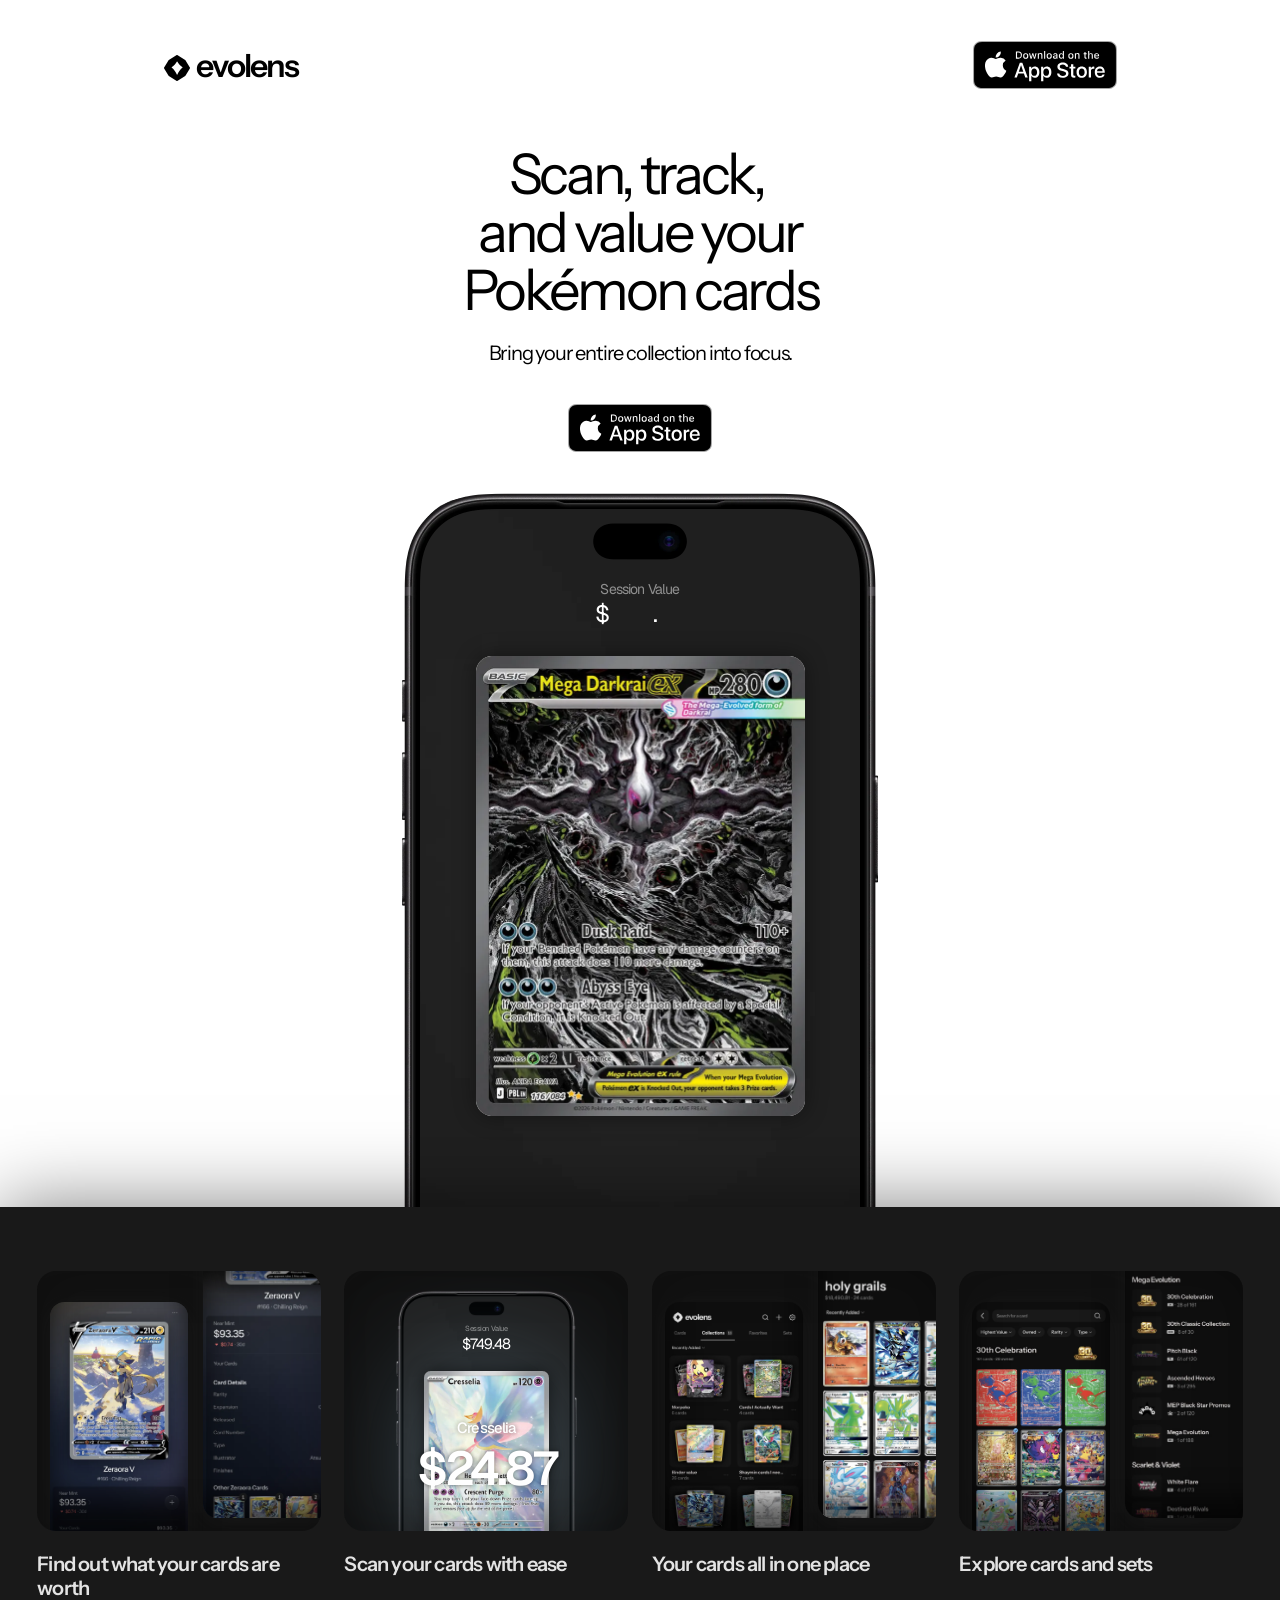
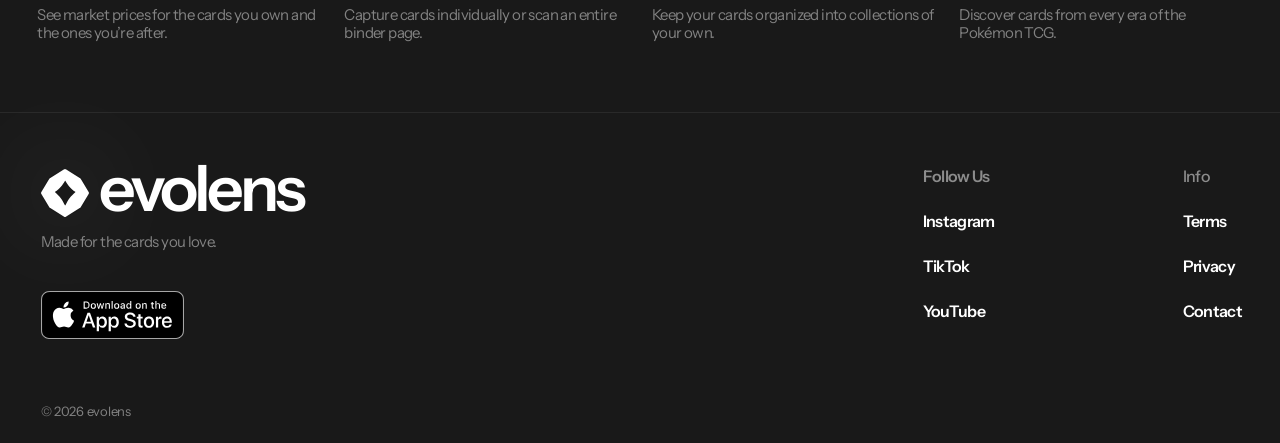
<file: index.html>
<!doctype html>
<html lang="en">
<head>
<meta charset="utf-8">
<meta name="viewport" content="width=device-width, initial-scale=1, viewport-fit=cover">
<meta name="theme-color" content="#ffffff">
<title>evolens: scan, track, and value your Pokémon cards</title>
<meta name="description" content="evolens recognizes your Pokémon cards with your iPhone’s camera, keeps your collection organized, and shows what it’s worth.">
<link rel="canonical" href="https://evolens.app/">
<link rel="icon" href="/assets/favicon.svg" type="image/svg+xml">
<link rel="preload" href="/assets/instrument-sans.woff2" as="font" type="font/woff2" crossorigin>
<link rel="stylesheet" href="/assets/base.css">
<script defer src="https://cloud.umami.is/script.js" data-website-id="ea72774c-73b4-46a5-b9c8-33fcbb3296d9" data-domains="evolens.app" data-do-not-track="true"></script>
<link rel="preload" href="/assets/geist.woff2" as="font" type="font/woff2" crossorigin>
<link rel="stylesheet" href="/assets/home.css">
<script src="/assets/hero.js" defer></script>
</head>
<body>
<header class="nav"><a class="brand" href="/"><img class="brand__mark" src="/assets/home/mark-black.svg" width="26" height="26" alt=""><span class="brand__word" translate="no">evolens</span></a><a class="badge" href="https://apps.apple.com/us/app/evolens-tcg-card-scanner/id6827268329" data-placement="nav"><img src="/assets/home/app-store-badge.svg" width="144" height="48" alt="Download on the App Store"></a></header>
<main>
  <section class="hero">
    <h1 class="hero__title">Scan, track,&nbsp;<br>and value your<br>Pokémon cards</h1>
    <p class="hero__sub">Bring your entire collection into focus.</p>
    <div class="hero__badge"><a class="badge" href="https://apps.apple.com/us/app/evolens-tcg-card-scanner/id6827268329" data-placement="hero"><img src="/assets/home/app-store-badge.svg" width="144" height="48" alt="Download on the App Store"></a></div>

    <figure class="demo" data-demo role="img" aria-label="Demonstration: evolens recognizes a card held up to the iPhone’s camera, shows its name and value, and adds it to the session total. Cards and prices are examples.">
      <div class="demo__screen"><div class="demo__tint" data-tint="1" style="background:linear-gradient(#551b50,#371539)"></div><div class="demo__tint" data-tint="2" style="background:linear-gradient(#403419,#392e15)"></div><div class="demo__tint" data-tint="3" style="background:linear-gradient(#4a1826,#2f111c)"></div><div class="demo__tint" data-tint="4" style="background:linear-gradient(#123f44,#0e2e33)"></div><div class="demo__edge" data-edge="0" style="--light:#c6cf9f"></div><div class="demo__edge" data-edge="1" style="--light:#d9a6c8"></div><div class="demo__edge" data-edge="2" style="--light:#cfc4a6"></div><div class="demo__edge" data-edge="3" style="--light:#d39aa8"></div><div class="demo__edge" data-edge="4" style="--light:#a3d4d2"></div><div class="demo__edge" data-edge="5" style="--light:#b4d0e2"></div></div>
      <img class="demo__frame" src="/assets/home/phone.webp" alt="" width="980" height="2000" fetchpriority="high">

      <div class="demo__view">
        <div class="demo__stack" data-stack>
          <div class="demo__card" data-card><img src="/assets/home/cards/mega-darkrai-ex.webp" alt="" width="660" height="922" fetchpriority="high"></div>
          <div class="demo__card demo__card--later" data-card><img src="/assets/home/cards/fezandipiti-ex.webp" alt="" width="660" height="922" fetchpriority="low"></div>
          <div class="demo__card demo__card--later" data-card><img src="/assets/home/cards/mew-ex.webp" alt="" width="660" height="922" fetchpriority="low"></div>
          <div class="demo__card demo__card--later" data-card><img src="/assets/home/cards/team-rockets-mewtwo-ex.webp" alt="" width="660" height="922" fetchpriority="low"></div>
          <div class="demo__card demo__card--later" data-card><img src="/assets/home/cards/gardevoir-ex.webp" alt="" width="660" height="922" fetchpriority="low"></div>
          <div class="demo__card demo__card--later" data-card><img src="/assets/home/cards/cresselia.webp" alt="" width="660" height="922" fetchpriority="low"></div>
          <div class="demo__rig">
            <div class="demo__glass"><span class="demo__beam" data-beam></span></div>
          </div>
        </div>
      </div>

      <div class="demo__overlay">
        <p class="demo__label">Session Value</p>
        <p class="demo__total" data-total><span class="demo__total-start">$0.00</span><span class="demo__total-reduced">$137.65</span></p>
        <div class="demo__result" data-result data-cents="13765"><p class="demo__name">Mega Darkrai ex</p><p class="demo__price">$137.65</p></div>
        <div class="demo__result" data-result data-cents="3770"><p class="demo__name">Fezandipiti ex</p><p class="demo__price">$37.70</p></div>
        <div class="demo__result" data-result data-cents="6512"><p class="demo__name">Mew ex</p><p class="demo__price">$65.12</p></div>
        <div class="demo__result" data-result data-cents="32347"><p class="demo__name">Team Rocket’s Mewtwo ex</p><p class="demo__price">$323.47</p></div>
        <div class="demo__result" data-result data-cents="16067"><p class="demo__name">Gardevoir ex</p><p class="demo__price">$160.67</p></div>
        <div class="demo__result" data-result data-cents="2487"><p class="demo__name">Cresselia</p><p class="demo__price">$24.87</p></div>
      </div>
    </figure>
    <button class="demo-toggle" type="button" data-toggle>Pause demo</button>
  </section>

  <section class="features" aria-label="Features">
    <div class="features__grid">
      <article class="feature">
        <div class="art">
          <div class="art__back"><img src="/assets/home/shots/value-card.webp" alt="Zeraora V’s card in evolens, with its market value below it." width="640" height="1391" loading="lazy" decoding="async"></div>
          <div class="art__front"><img style="left:-.19%;top:8.74%" src="/assets/home/shots/value-detail.webp" alt="Zeraora V’s details: market price, card details and other Zeraora V cards." width="640" height="1391" loading="lazy" decoding="async"></div>
        </div>
        <h2>Find out what your cards are worth</h2>
        <p>See market prices for the cards you own and the ones you’re after.</p>
      </article>

      <article class="feature">
        <div class="art">
          <div class="mini" role="img" aria-label="The evolens scanner on iPhone, showing Cresselia recognized at $24.87 and a session value of $749.48.">
            <div class="mini__screen"></div>
            <img class="mini__frame" src="/assets/home/phone.webp" alt="" width="980" height="2000" loading="lazy" decoding="async">
            <img class="mini__card" src="/assets/home/cards/cresselia.webp" alt="" width="660" height="922" loading="lazy" decoding="async">
            <p class="mini__label">Session Value</p>
            <p class="mini__total">$749.48</p>
            <div class="mini__result"><p>Cresselia</p><p>$24.87</p></div>
          </div>
        </div>
        <h2>Scan your cards with ease</h2>
        <p>Capture cards individually or scan an entire binder page.</p>
      </article>

      <article class="feature">
        <div class="art">
          <div class="art__back"><img src="/assets/home/shots/collections-home.webp" alt="The Collections tab in evolens, with several collections of cards." width="640" height="1391" loading="lazy" decoding="async"></div>
          <div class="art__front"><img style="left:-.22%;top:2.06%" src="/assets/home/shots/collections-grid.webp" alt="A collection called holy grails, showing a grid of its cards." width="640" height="1391" loading="lazy" decoding="async"></div>
        </div>
        <h2>Your cards all in one place</h2>
        <p>Keep your cards organized into collections of your own.</p>
      </article>

      <article class="feature">
        <div class="art">
          <div class="art__back"><img src="/assets/home/shots/explore-set.webp" alt="The 30th Celebration set in evolens, showing a grid of its cards." width="640" height="1391" loading="lazy" decoding="async"></div>
          <div class="art__front"><img style="left:0;top:-5.55%" src="/assets/home/shots/explore-sets.webp" alt="A list of Pokémon TCG sets, grouped by era." width="640" height="1391" loading="lazy" decoding="async"></div>
        </div>
        <h2>Explore cards and sets</h2>
        <p>Discover cards from every era of the Pokémon TCG.</p>
      </article>
    </div>
  </section>
</main>
<footer class="foot">
  <hr class="foot__rule">
  <div class="foot__row">
    <div class="foot__lead">
      <a class="foot__brand" href="/"><img src="/assets/home/mark-white.svg" width="48" height="48" alt=""><span translate="no">evolens</span></a>
      <p class="foot__tagline">Made for the cards you love.</p>
      <a class="badge" href="https://apps.apple.com/us/app/evolens-tcg-card-scanner/id6827268329" data-placement="footer"><img src="/assets/home/app-store-badge.svg" width="144" height="48" alt="Download on the App Store"></a>
    </div>
    <div class="foot__links">
      <ul aria-label="Follow us"><li class="foot__head">Follow Us</li><li><a href="https://www.instagram.com/evolens.app/" rel="me">Instagram</a></li><li><a href="https://www.tiktok.com/@evolens_app" rel="me">TikTok</a></li><li><a href="https://www.youtube.com/channel/UC2H3x5tACIVctxPSTY6frrA" rel="me">YouTube</a></li></ul>
      <ul aria-label="Info"><li class="foot__head foot__head--info">Info</li><li><a href="/terms/">Terms</a></li><li><a href="/privacy/">Privacy</a></li><li><a href="/support/">Contact</a></li></ul>
    </div>
  </div>
  <p class="foot__legal">© 2026 evolens</p>
</footer>
<script>{ const ct = false;
for (const a of document.querySelectorAll('a.badge')) {
  if (ct) { const url = new URL(a.href); url.searchParams.set('ct', ct); a.href = url; }
  a.addEventListener('click', () => window.umami?.track('app_store_click', { placement: a.dataset.placement }));
} }</script>
<script>new IntersectionObserver(([e]) => { document.documentElement.classList.toggle('at-foot', e.isIntersecting); document.querySelector('meta[name=theme-color]').content = e.isIntersecting ? '#191919' : '#ffffff'; }).observe(document.querySelector('.foot'))</script>
</body>
</html>
</file>
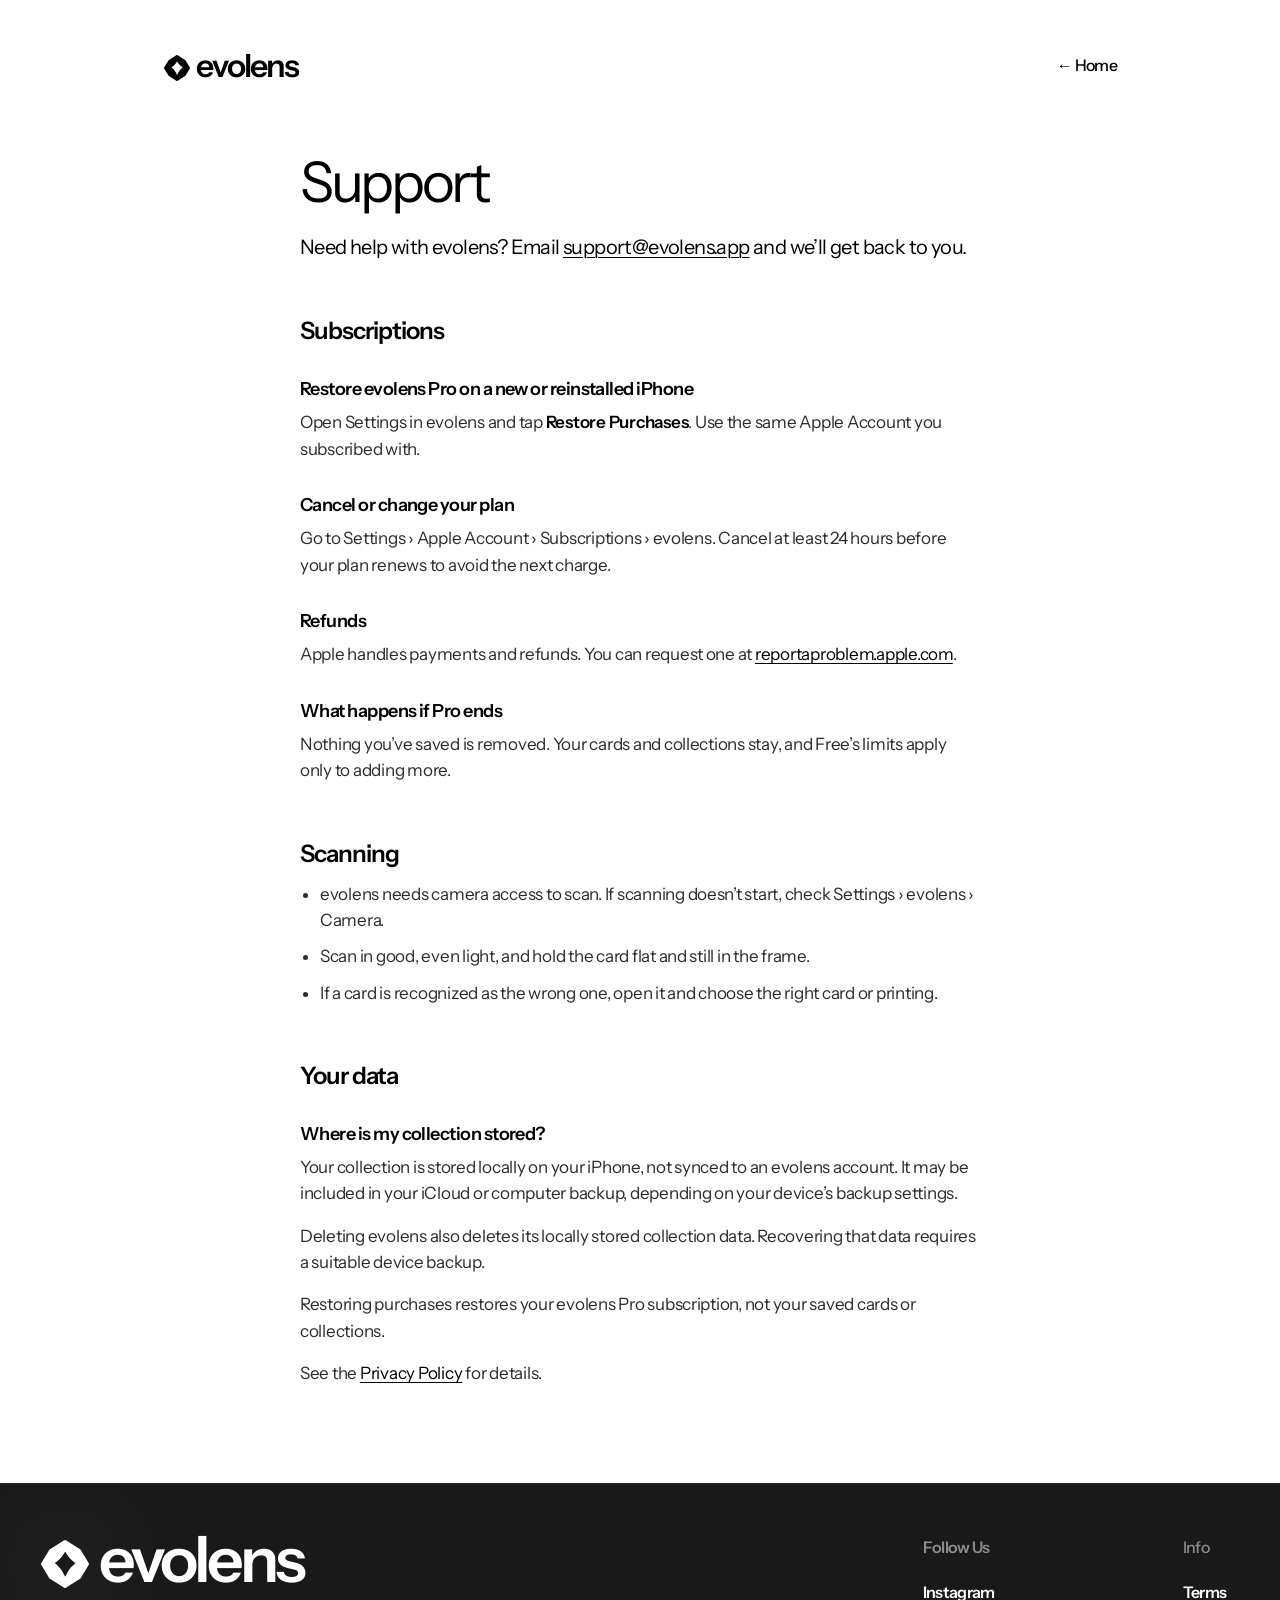
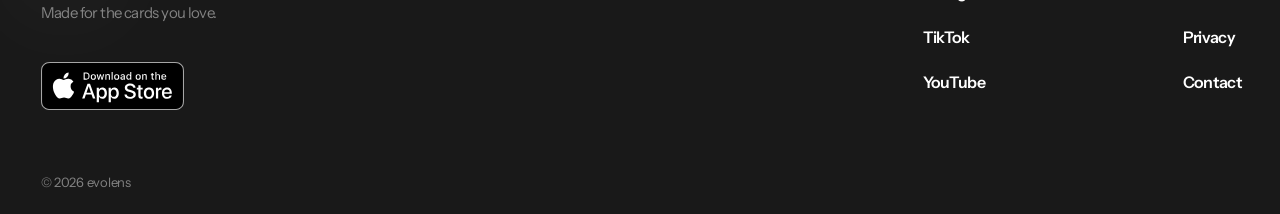
<file: contact/index.html>
<!doctype html>
<html lang="en">
<head>
<meta charset="utf-8">
<title>Contact · evolens</title>
<link rel="canonical" href="https://evolens.app/support/">
<meta http-equiv="refresh" content="0; url=/support/">
</head>
<body><a href="/support/">Contact evolens</a></body>
</html>
</file>
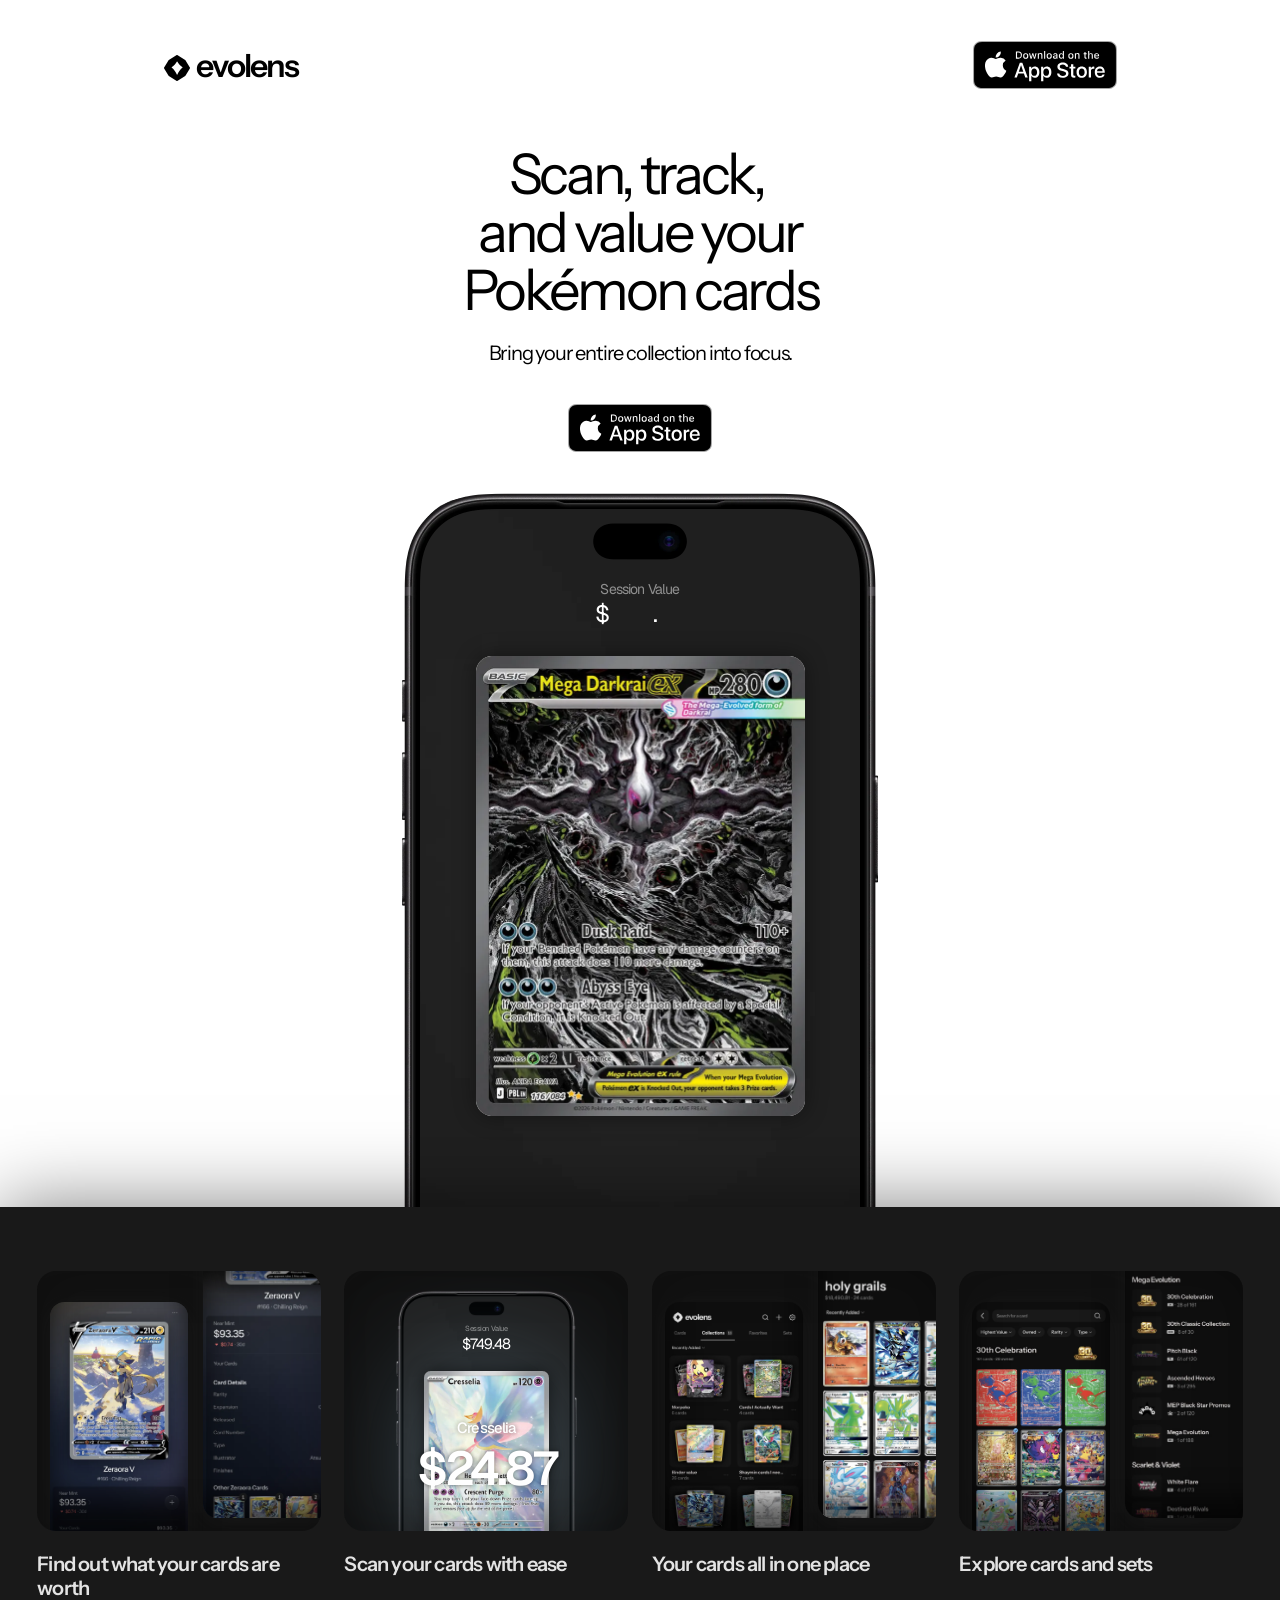
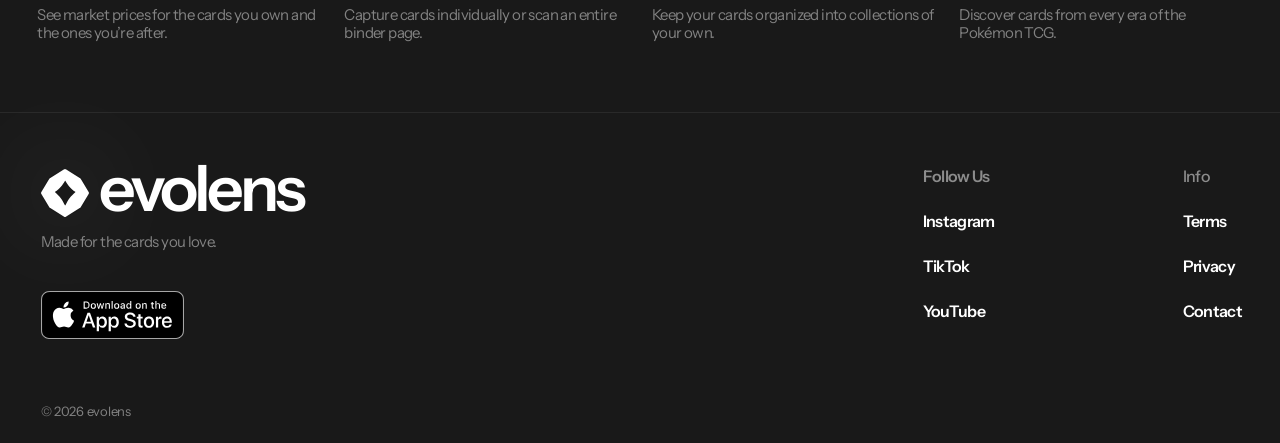
<file: instagram/index.html>
<!doctype html>
<html lang="en">
<head>
<meta charset="utf-8">
<title>evolens</title>
<meta name="robots" content="noindex">
<link rel="canonical" href="https://evolens.app/">
<meta http-equiv="refresh" content="0; url=/?utm_source=instagram&amp;utm_medium=social&amp;utm_campaign=bio">
<script>location.replace('/?utm_source=instagram&utm_medium=social&utm_campaign=bio')</script>
</head>
<body><a href="/?utm_source=instagram&amp;utm_medium=social&amp;utm_campaign=bio">evolens</a></body>
</html>
</file>
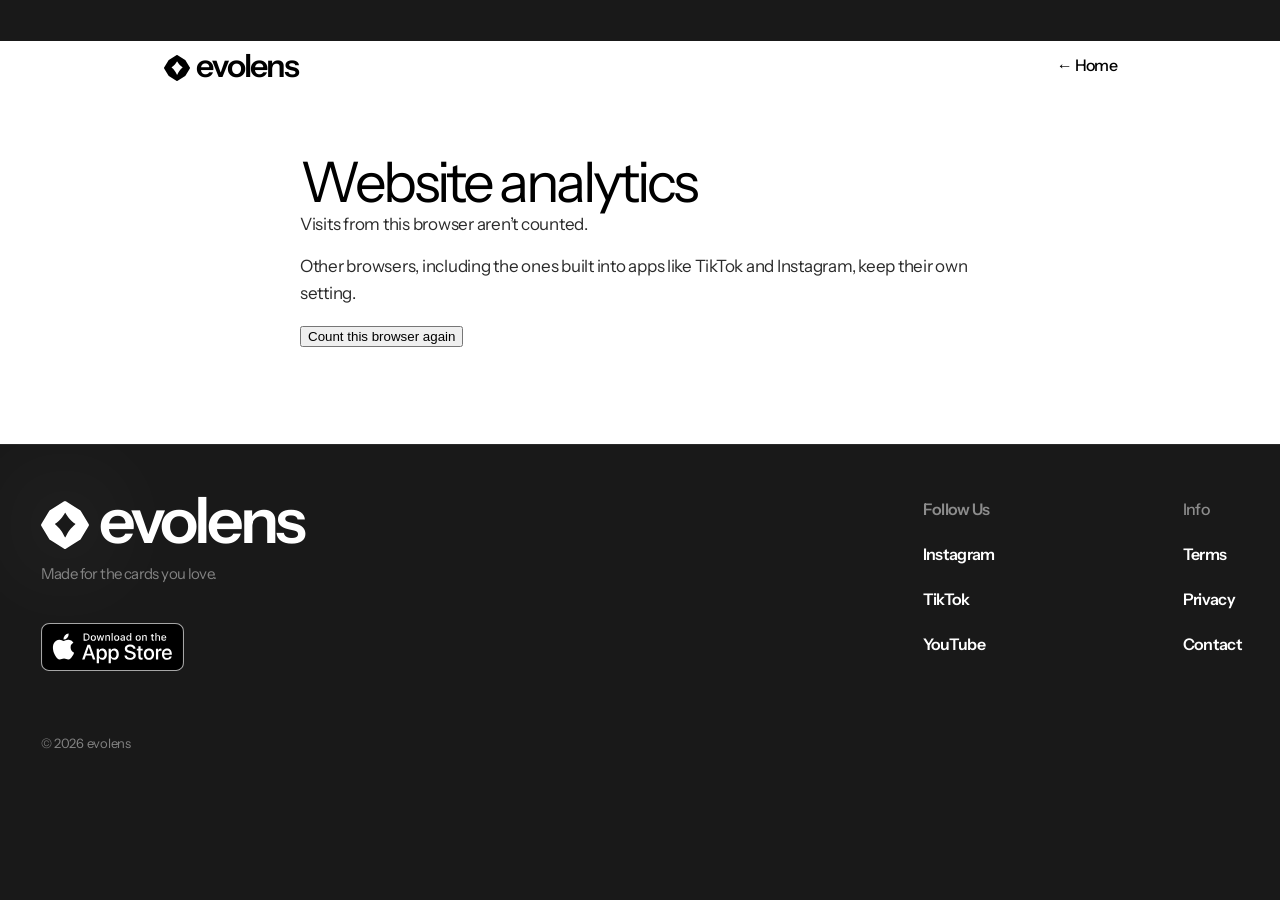
<file: no-track/index.html>
<!doctype html>
<html lang="en">
<head>
<meta charset="utf-8">
<meta name="viewport" content="width=device-width, initial-scale=1, viewport-fit=cover">
<meta name="theme-color" content="#ffffff">
<title>Analytics · evolens</title>
<link rel="canonical" href="https://evolens.app/no-track/">
<link rel="icon" href="/assets/favicon.svg" type="image/svg+xml">
<link rel="preload" href="/assets/instrument-sans.woff2" as="font" type="font/woff2" crossorigin>
<link rel="stylesheet" href="/assets/base.css">
<link rel="stylesheet" href="/assets/site.css">
<meta name="robots" content="noindex">
</head>
<body>
<header class="nav"><a class="brand" href="/"><img class="brand__mark" src="/assets/home/mark-black.svg" width="26" height="26" alt=""><span class="brand__word" translate="no">evolens</span></a><a class="nav__home" href="/">← Home</a></header>
<main class="doc">
<h1>Website analytics</h1>
<p data-state></p>
<p>Other browsers, including the ones built into apps like TikTok and Instagram, keep their own setting.</p>
<p><button type="button" data-switch></button></p>
</main>
<footer class="foot">
  <hr class="foot__rule">
  <div class="foot__row">
    <div class="foot__lead">
      <a class="foot__brand" href="/"><img src="/assets/home/mark-white.svg" width="48" height="48" alt=""><span translate="no">evolens</span></a>
      <p class="foot__tagline">Made for the cards you love.</p>
      <a class="badge" href="https://apps.apple.com/us/app/evolens-tcg-card-scanner/id6827268329" data-placement="footer"><img src="/assets/home/app-store-badge.svg" width="144" height="48" alt="Download on the App Store"></a>
    </div>
    <div class="foot__links">
      <ul aria-label="Follow us"><li class="foot__head">Follow Us</li><li><a href="https://www.instagram.com/evolens.app/" rel="me">Instagram</a></li><li><a href="https://www.tiktok.com/@evolens_app" rel="me">TikTok</a></li><li><a href="https://www.youtube.com/channel/UC2H3x5tACIVctxPSTY6frrA" rel="me">YouTube</a></li></ul>
      <ul aria-label="Info"><li class="foot__head foot__head--info">Info</li><li><a href="/terms/">Terms</a></li><li><a href="/privacy/">Privacy</a></li><li><a href="/support/">Contact</a></li></ul>
    </div>
  </div>
  <p class="foot__legal">© 2026 evolens</p>
</footer>
<script>{
const state = document.querySelector('[data-state]'), button = document.querySelector('[data-switch]');
const show = () => {
  const off = localStorage.getItem('umami.disabled');
  state.textContent = off ? 'Visits from this browser aren’t counted.' : 'Visits from this browser are counted.';
  button.textContent = off ? 'Count this browser again' : 'Stop counting this browser';
};
button.onclick = () => {
  localStorage.getItem('umami.disabled') ? localStorage.removeItem('umami.disabled') : localStorage.setItem('umami.disabled', 1);
  show();
};
localStorage.setItem('umami.disabled', 1);
show();
}</script>
<script>new IntersectionObserver(([e]) => { document.documentElement.classList.toggle('at-foot', e.isIntersecting); document.querySelector('meta[name=theme-color]').content = e.isIntersecting ? '#191919' : '#ffffff'; }).observe(document.querySelector('.foot'))</script>
</body>
</html>
</file>
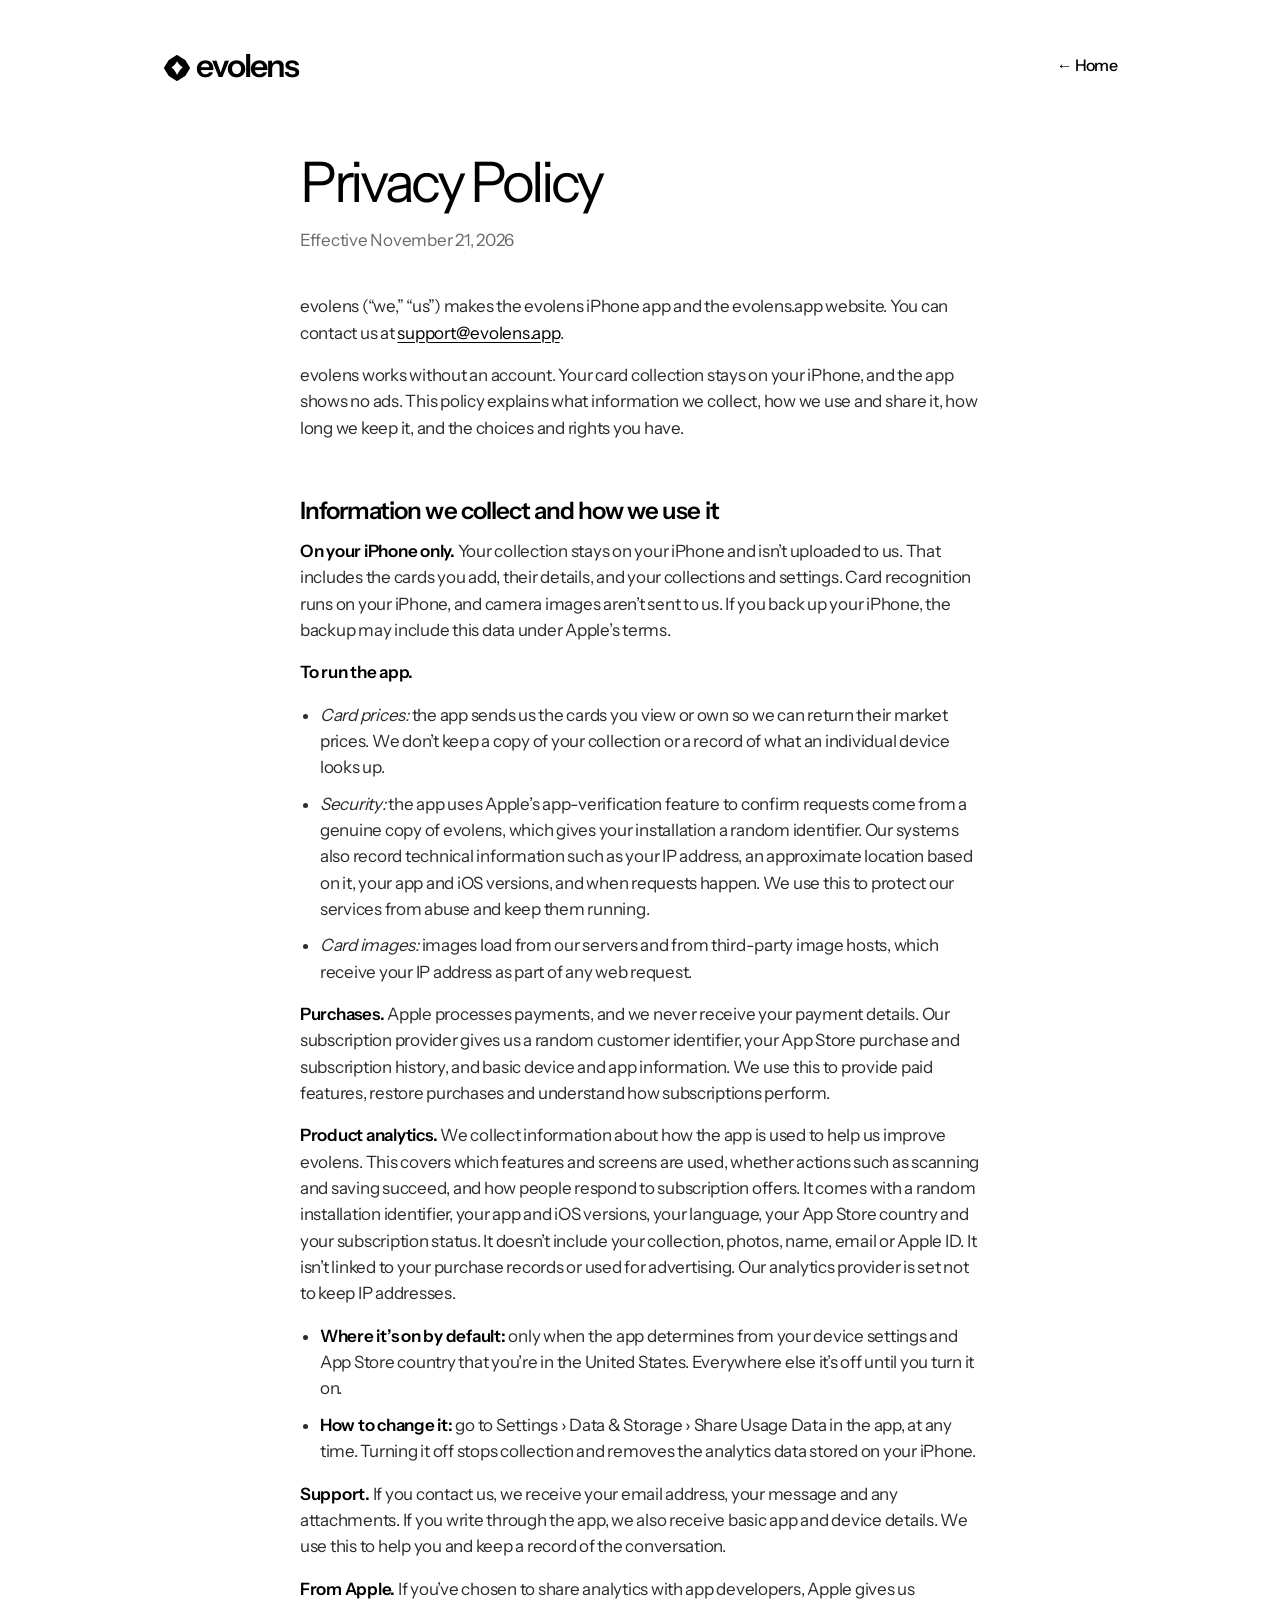
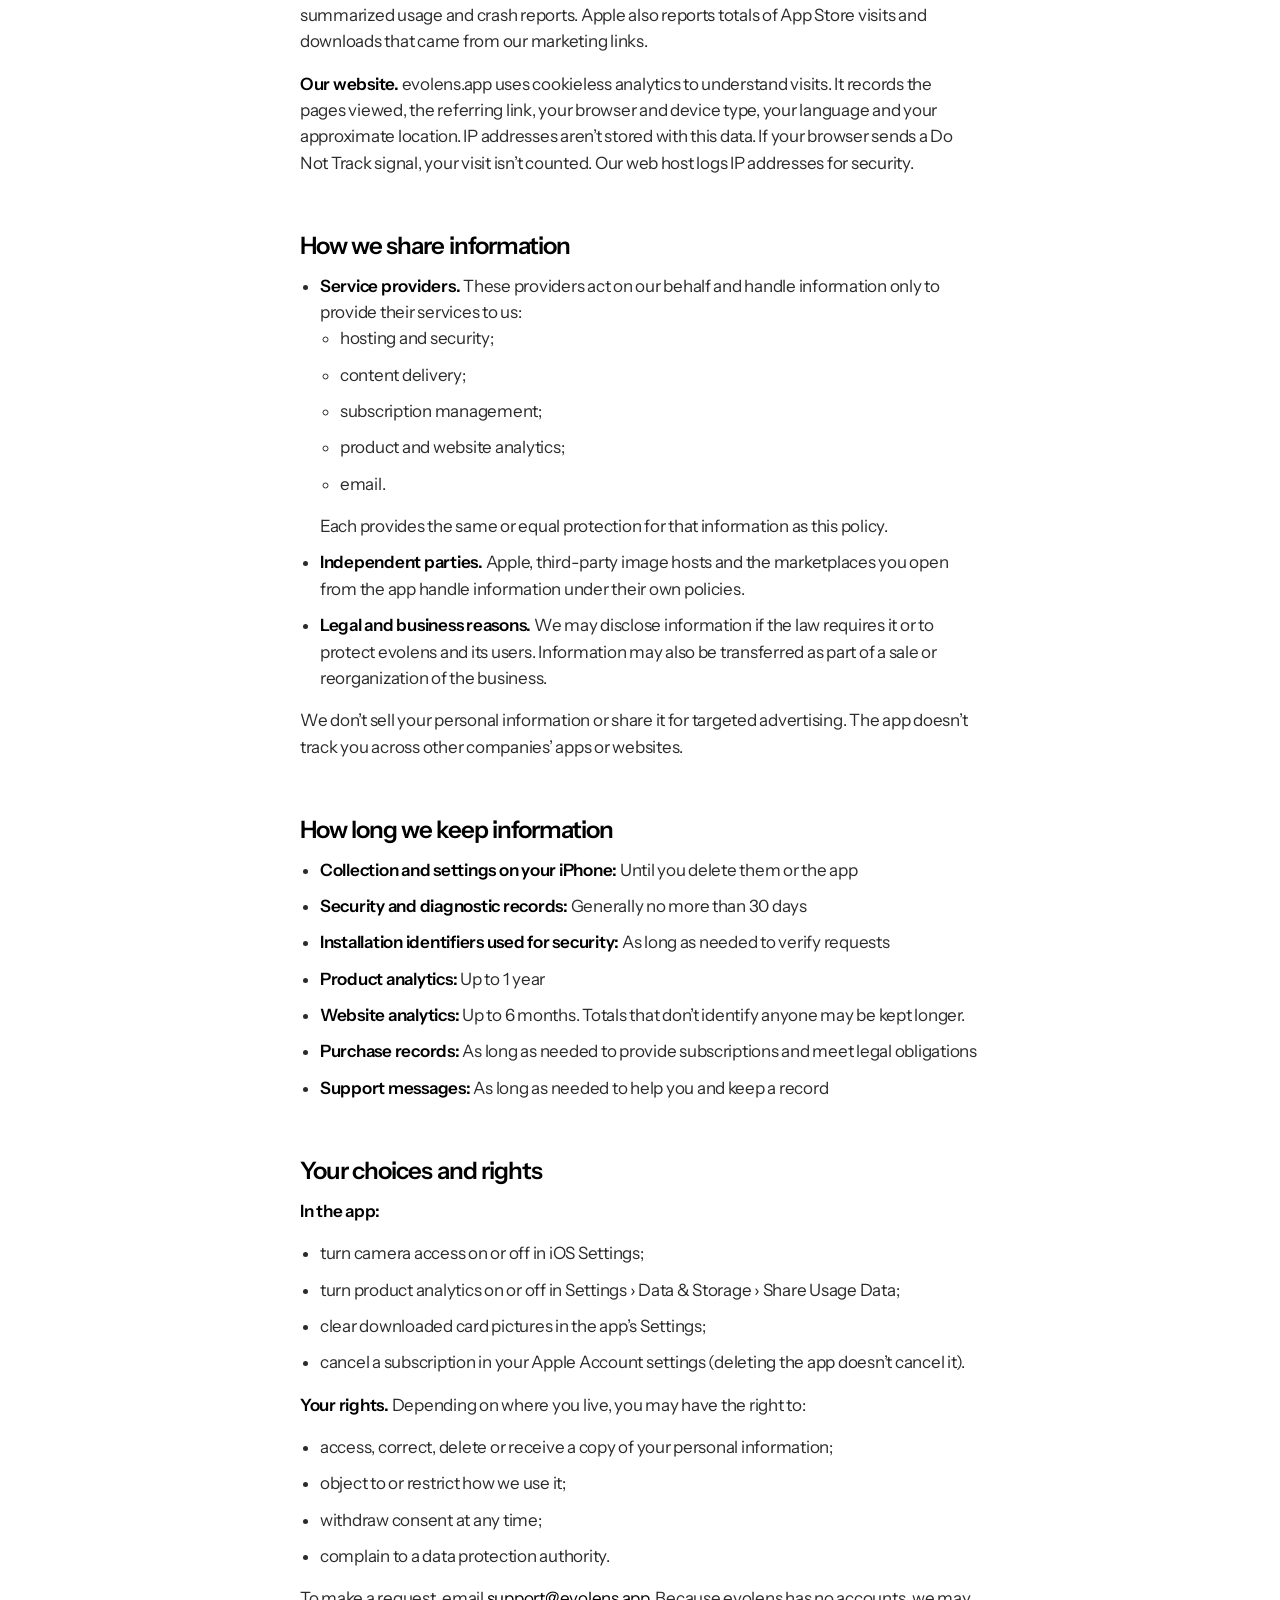
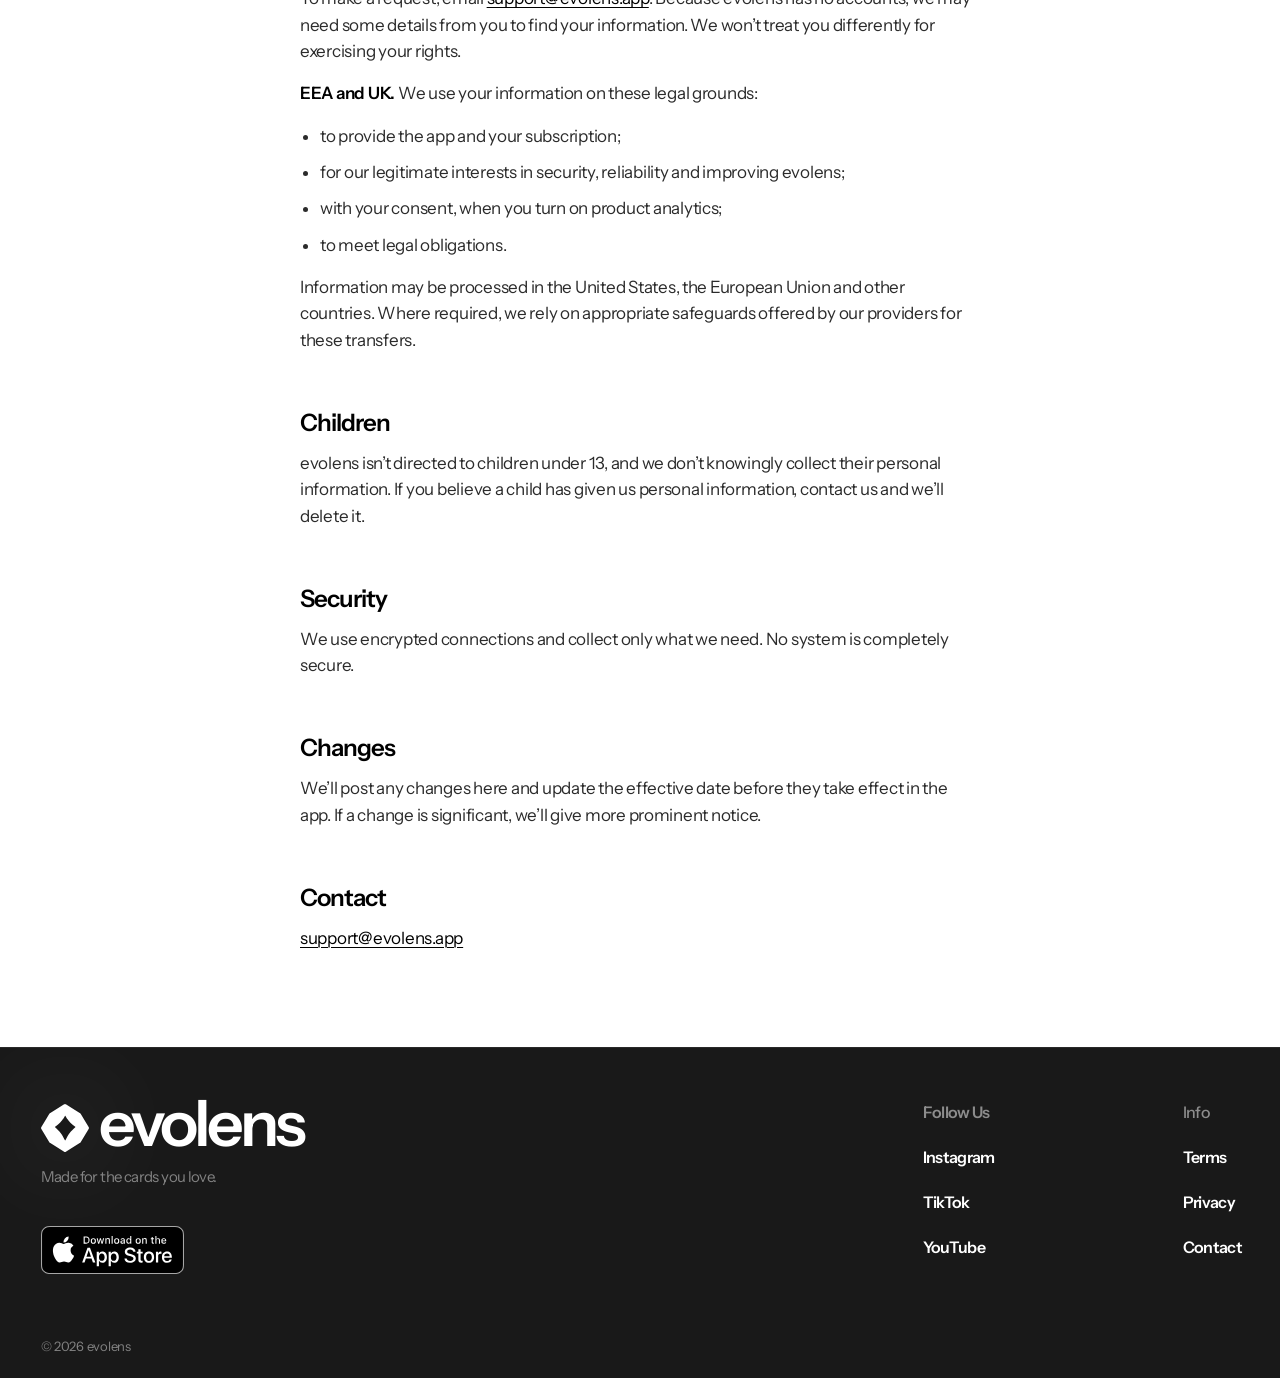
<file: privacy/index.html>
<!doctype html>
<html lang="en">
<head>
<meta charset="utf-8">
<meta name="viewport" content="width=device-width, initial-scale=1, viewport-fit=cover">
<meta name="theme-color" content="#ffffff">
<title>Privacy Policy · evolens</title>
<meta name="description" content="What the evolens app keeps on your iPhone, what it sends, and to whom.">
<link rel="canonical" href="https://evolens.app/privacy/">
<link rel="icon" href="/assets/favicon.svg" type="image/svg+xml">
<link rel="preload" href="/assets/instrument-sans.woff2" as="font" type="font/woff2" crossorigin>
<link rel="stylesheet" href="/assets/base.css">
<script defer src="https://cloud.umami.is/script.js" data-website-id="ea72774c-73b4-46a5-b9c8-33fcbb3296d9" data-domains="evolens.app" data-do-not-track="true"></script>
<link rel="stylesheet" href="/assets/site.css">
</head>
<body>
<header class="nav"><a class="brand" href="/"><img class="brand__mark" src="/assets/home/mark-black.svg" width="26" height="26" alt=""><span class="brand__word" translate="no">evolens</span></a><a class="nav__home" href="/">← Home</a></header>
<main class="doc">
<h1>Privacy Policy</h1>
<p class="date">Effective November 21, 2026</p>
<p>evolens (“we,” “us”) makes the evolens iPhone app and the evolens.app website. You can contact us at <a href="mailto:support@evolens.app">support@evolens.app</a>.</p>
<p>evolens works without an account. Your card collection stays on your iPhone, and the app shows no ads. This policy explains what information we collect, how we use and share it, how long we keep it, and the choices and rights you have.</p>
<h2>Information we collect and how we use it</h2>
<p><strong>On your iPhone only.</strong> Your collection stays on your iPhone and isn’t uploaded to us. That includes the cards you add, their details, and your collections and settings. Card recognition runs on your iPhone, and camera images aren’t sent to us. If you back up your iPhone, the backup may include this data under Apple’s terms.</p>
<p><strong>To run the app.</strong></p>
<ul>
  <li><em>Card prices:</em> the app sends us the cards you view or own so we can return their market prices. We don’t keep a copy of your collection or a record of what an individual device looks up.</li>
  <li><em>Security:</em> the app uses Apple’s app-verification feature to confirm requests come from a genuine copy of evolens, which gives your installation a random identifier. Our systems also record technical information such as your IP address, an approximate location based on it, your app and iOS versions, and when requests happen. We use this to protect our services from abuse and keep them running.</li>
  <li><em>Card images:</em> images load from our servers and from third-party image hosts, which receive your IP address as part of any web request.</li>
</ul>
<p><strong>Purchases.</strong> Apple processes payments, and we never receive your payment details. Our subscription provider gives us a random customer identifier, your App Store purchase and subscription history, and basic device and app information. We use this to provide paid features, restore purchases and understand how subscriptions perform.</p>
<p><strong>Product analytics.</strong> We collect information about how the app is used to help us improve evolens. This covers which features and screens are used, whether actions such as scanning and saving succeed, and how people respond to subscription offers. It comes with a random installation identifier, your app and iOS versions, your language, your App Store country and your subscription status. It doesn’t include your collection, photos, name, email or Apple ID. It isn’t linked to your purchase records or used for advertising. Our analytics provider is set not to keep IP addresses.</p>
<ul>
  <li><strong>Where it’s on by default:</strong> only when the app determines from your device settings and App Store country that you’re in the United States. Everywhere else it’s off until you turn it on.</li>
  <li><strong>How to change it:</strong> go to Settings › Data &amp; Storage › Share Usage Data in the app, at any time. Turning it off stops collection and removes the analytics data stored on your iPhone.</li>
</ul>
<p><strong>Support.</strong> If you contact us, we receive your email address, your message and any attachments. If you write through the app, we also receive basic app and device details. We use this to help you and keep a record of the conversation.</p>
<p><strong>From Apple.</strong> If you’ve chosen to share analytics with app developers, Apple gives us summarized usage and crash reports. Apple also reports totals of App Store visits and downloads that came from our marketing links.</p>
<p><strong>Our website.</strong> evolens.app uses cookieless analytics to understand visits. It records the pages viewed, the referring link, your browser and device type, your language and your approximate location. IP addresses aren’t stored with this data. If your browser sends a Do Not Track signal, your visit isn’t counted. Our web host logs IP addresses for security.</p>
<h2>How we share information</h2>
<ul>
  <li><strong>Service providers.</strong> These providers act on our behalf and handle information only to provide their services to us:
    <ul>
      <li>hosting and security;</li>
      <li>content delivery;</li>
      <li>subscription management;</li>
      <li>product and website analytics;</li>
      <li>email.</li>
    </ul>
    Each provides the same or equal protection for that information as this policy.</li>
  <li><strong>Independent parties.</strong> Apple, third-party image hosts and the marketplaces you open from the app handle information under their own policies.</li>
  <li><strong>Legal and business reasons.</strong> We may disclose information if the law requires it or to protect evolens and its users. Information may also be transferred as part of a sale or reorganization of the business.</li>
</ul>
<p>We don’t sell your personal information or share it for targeted advertising. The app doesn’t track you across other companies’ apps or websites.</p>
<h2>How long we keep information</h2>
<ul>
  <li><strong>Collection and settings on your iPhone:</strong> Until you delete them or the app</li>
  <li><strong>Security and diagnostic records:</strong> Generally no more than 30 days</li>
  <li><strong>Installation identifiers used for security:</strong> As long as needed to verify requests</li>
  <li><strong>Product analytics:</strong> Up to 1 year</li>
  <li><strong>Website analytics:</strong> Up to 6 months. Totals that don’t identify anyone may be kept longer.</li>
  <li><strong>Purchase records:</strong> As long as needed to provide subscriptions and meet legal obligations</li>
  <li><strong>Support messages:</strong> As long as needed to help you and keep a record</li>
</ul>
<h2>Your choices and rights</h2>
<p><strong>In the app:</strong></p>
<ul>
  <li>turn camera access on or off in iOS Settings;</li>
  <li>turn product analytics on or off in Settings › Data &amp; Storage › Share Usage Data;</li>
  <li>clear downloaded card pictures in the app’s Settings;</li>
  <li>cancel a subscription in your Apple Account settings (deleting the app doesn’t cancel it).</li>
</ul>
<p><strong>Your rights.</strong> Depending on where you live, you may have the right to:</p>
<ul>
  <li>access, correct, delete or receive a copy of your personal information;</li>
  <li>object to or restrict how we use it;</li>
  <li>withdraw consent at any time;</li>
  <li>complain to a data protection authority.</li>
</ul>
<p>To make a request, email <a href="mailto:support@evolens.app">support@evolens.app</a>. Because evolens has no accounts, we may need some details from you to find your information. We won’t treat you differently for exercising your rights.</p>
<p><strong>EEA and UK.</strong> We use your information on these legal grounds:</p>
<ul>
  <li>to provide the app and your subscription;</li>
  <li>for our legitimate interests in security, reliability and improving evolens;</li>
  <li>with your consent, when you turn on product analytics;</li>
  <li>to meet legal obligations.</li>
</ul>
<p>Information may be processed in the United States, the European Union and other countries. Where required, we rely on appropriate safeguards offered by our providers for these transfers.</p>
<h2>Children</h2>
<p>evolens isn’t directed to children under 13, and we don’t knowingly collect their personal information. If you believe a child has given us personal information, contact us and we’ll delete it.</p>
<h2>Security</h2>
<p>We use encrypted connections and collect only what we need. No system is completely secure.</p>
<h2>Changes</h2>
<p>We’ll post any changes here and update the effective date before they take effect in the app. If a change is significant, we’ll give more prominent notice.</p>
<h2>Contact</h2>
<p><a href="mailto:support@evolens.app">support@evolens.app</a></p>
</main>
<footer class="foot">
  <hr class="foot__rule">
  <div class="foot__row">
    <div class="foot__lead">
      <a class="foot__brand" href="/"><img src="/assets/home/mark-white.svg" width="48" height="48" alt=""><span translate="no">evolens</span></a>
      <p class="foot__tagline">Made for the cards you love.</p>
      <a class="badge" href="https://apps.apple.com/us/app/evolens-tcg-card-scanner/id6827268329" data-placement="footer"><img src="/assets/home/app-store-badge.svg" width="144" height="48" alt="Download on the App Store"></a>
    </div>
    <div class="foot__links">
      <ul aria-label="Follow us"><li class="foot__head">Follow Us</li><li><a href="https://www.instagram.com/evolens.app/" rel="me">Instagram</a></li><li><a href="https://www.tiktok.com/@evolens_app" rel="me">TikTok</a></li><li><a href="https://www.youtube.com/channel/UC2H3x5tACIVctxPSTY6frrA" rel="me">YouTube</a></li></ul>
      <ul aria-label="Info"><li class="foot__head foot__head--info">Info</li><li><a href="/terms/">Terms</a></li><li><a href="/privacy/">Privacy</a></li><li><a href="/support/">Contact</a></li></ul>
    </div>
  </div>
  <p class="foot__legal">© 2026 evolens</p>
</footer>
<script>{ const ct = false;
for (const a of document.querySelectorAll('a.badge')) {
  if (ct) { const url = new URL(a.href); url.searchParams.set('ct', ct); a.href = url; }
  a.addEventListener('click', () => window.umami?.track('app_store_click', { placement: a.dataset.placement }));
} }</script>
<script>new IntersectionObserver(([e]) => { document.documentElement.classList.toggle('at-foot', e.isIntersecting); document.querySelector('meta[name=theme-color]').content = e.isIntersecting ? '#191919' : '#ffffff'; }).observe(document.querySelector('.foot'))</script>
</body>
</html>
</file>
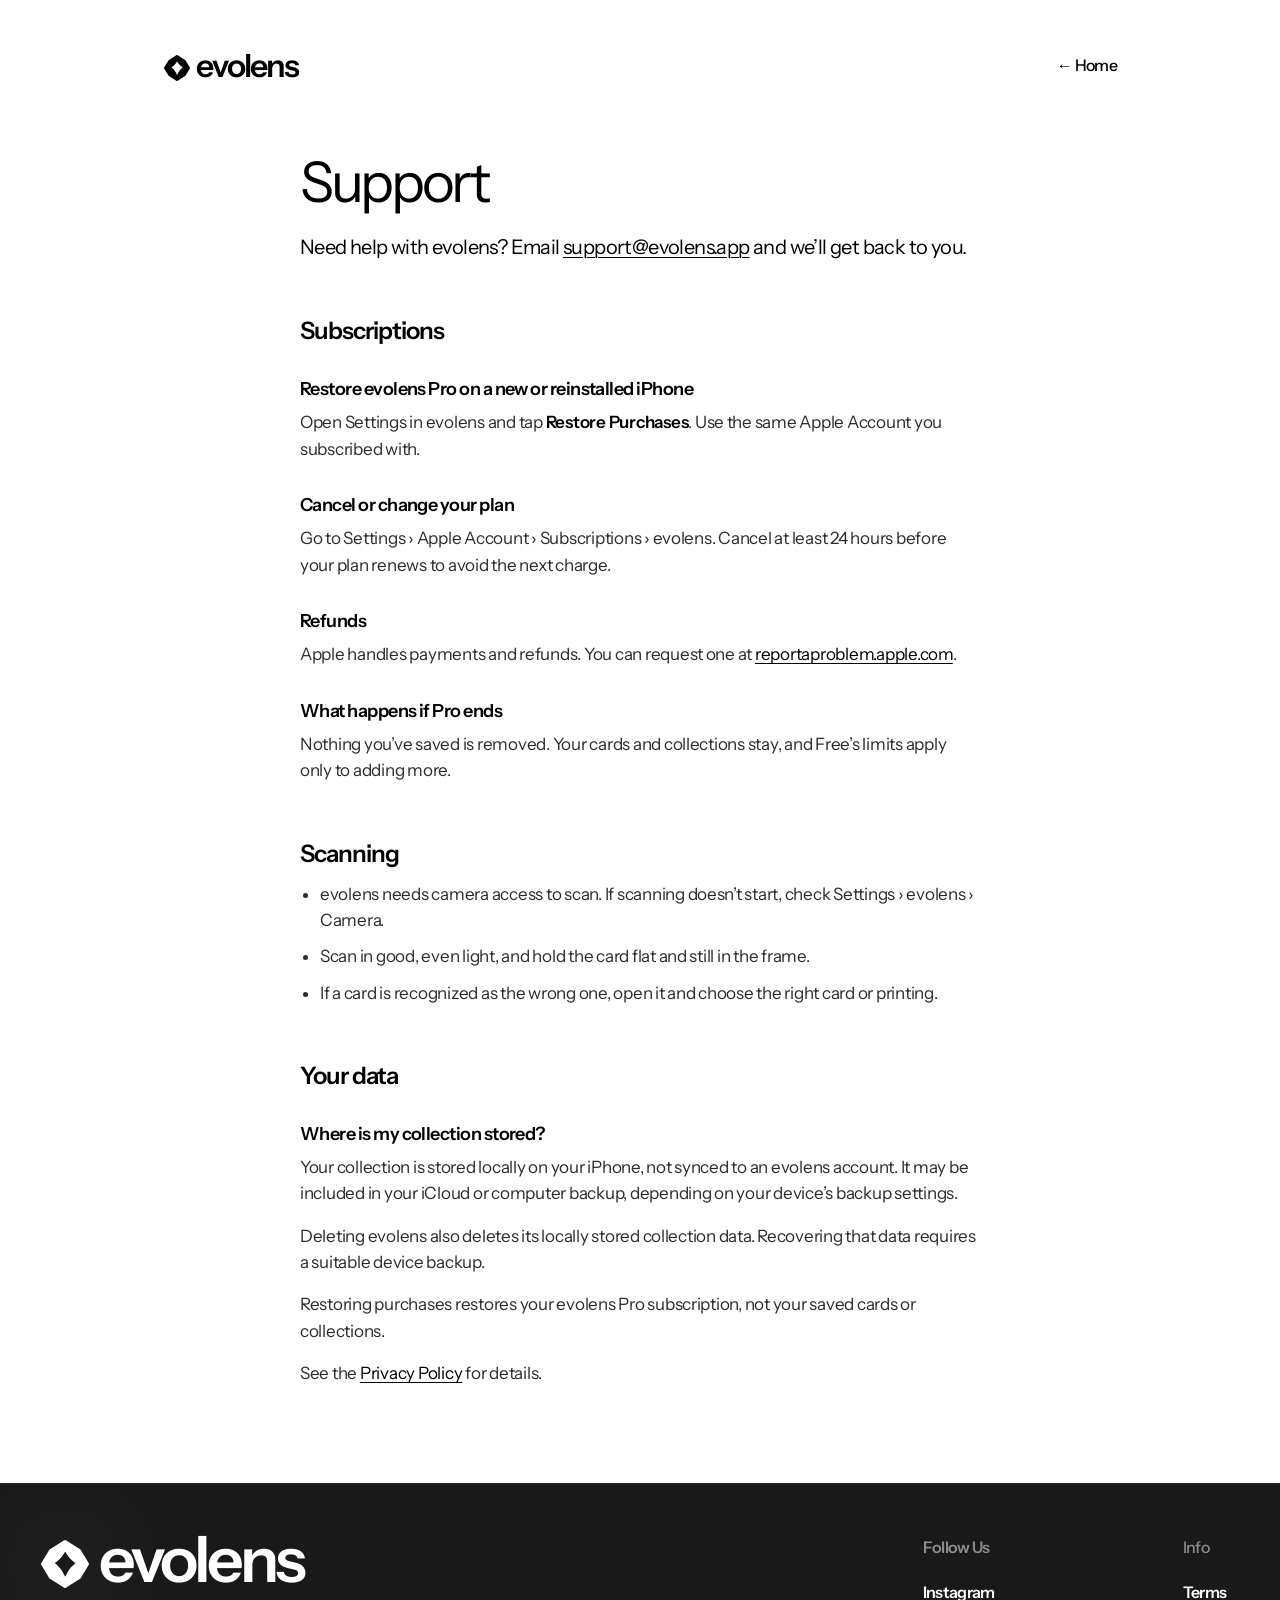
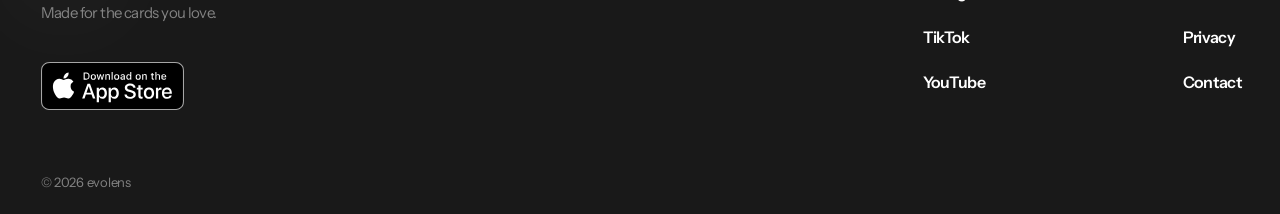
<file: support/index.html>
<!doctype html>
<html lang="en">
<head>
<meta charset="utf-8">
<meta name="viewport" content="width=device-width, initial-scale=1, viewport-fit=cover">
<meta name="theme-color" content="#ffffff">
<title>Support · evolens</title>
<meta name="description" content="Get help with evolens: subscriptions, scanning, and your data.">
<link rel="canonical" href="https://evolens.app/support/">
<link rel="icon" href="/assets/favicon.svg" type="image/svg+xml">
<link rel="preload" href="/assets/instrument-sans.woff2" as="font" type="font/woff2" crossorigin>
<link rel="stylesheet" href="/assets/base.css">
<script defer src="https://cloud.umami.is/script.js" data-website-id="ea72774c-73b4-46a5-b9c8-33fcbb3296d9" data-domains="evolens.app" data-do-not-track="true"></script>
<link rel="stylesheet" href="/assets/site.css">
</head>
<body>
<header class="nav"><a class="brand" href="/"><img class="brand__mark" src="/assets/home/mark-black.svg" width="26" height="26" alt=""><span class="brand__word" translate="no">evolens</span></a><a class="nav__home" href="/">← Home</a></header>
<main class="doc">
<h1>Support</h1>
<p class="lead">Need help with evolens? Email <a href="mailto:support@evolens.app">support@evolens.app</a> and we’ll get back to you.</p>

<h2>Subscriptions</h2>
<h3>Restore evolens Pro on a new or reinstalled iPhone</h3>
<p>Open Settings in evolens and tap <strong>Restore Purchases</strong>. Use the same Apple Account you subscribed with.</p>
<h3>Cancel or change your plan</h3>
<p>Go to Settings › Apple Account › Subscriptions › evolens. Cancel at least 24 hours before your plan renews to avoid the next charge.</p>
<h3>Refunds</h3>
<p>Apple handles payments and refunds. You can request one at <a href="https://reportaproblem.apple.com">reportaproblem.apple.com</a>.</p>
<h3>What happens if Pro ends</h3>
<p>Nothing you’ve saved is removed. Your cards and collections stay, and Free’s limits apply only to adding more.</p>

<h2>Scanning</h2>
<ul>
  <li>evolens needs camera access to scan. If scanning doesn’t start, check Settings › evolens › Camera.</li>
  <li>Scan in good, even light, and hold the card flat and still in the frame.</li>
  <li>If a card is recognized as the wrong one, open it and choose the right card or printing.</li>
</ul>

<h2>Your data</h2>
<h3>Where is my collection stored?</h3>
<p>Your collection is stored locally on your iPhone, not synced to an evolens account. It may be included in your iCloud or computer backup, depending on your device’s backup settings.</p>
<p>Deleting evolens also deletes its locally stored collection data. Recovering that data requires a suitable device backup.</p>
<p>Restoring purchases restores your evolens Pro subscription, not your saved cards or collections.</p>
<p>See the <a href="/privacy/">Privacy Policy</a> for details.</p>
</main>
<footer class="foot">
  <hr class="foot__rule">
  <div class="foot__row">
    <div class="foot__lead">
      <a class="foot__brand" href="/"><img src="/assets/home/mark-white.svg" width="48" height="48" alt=""><span translate="no">evolens</span></a>
      <p class="foot__tagline">Made for the cards you love.</p>
      <a class="badge" href="https://apps.apple.com/us/app/evolens-tcg-card-scanner/id6827268329" data-placement="footer"><img src="/assets/home/app-store-badge.svg" width="144" height="48" alt="Download on the App Store"></a>
    </div>
    <div class="foot__links">
      <ul aria-label="Follow us"><li class="foot__head">Follow Us</li><li><a href="https://www.instagram.com/evolens.app/" rel="me">Instagram</a></li><li><a href="https://www.tiktok.com/@evolens_app" rel="me">TikTok</a></li><li><a href="https://www.youtube.com/channel/UC2H3x5tACIVctxPSTY6frrA" rel="me">YouTube</a></li></ul>
      <ul aria-label="Info"><li class="foot__head foot__head--info">Info</li><li><a href="/terms/">Terms</a></li><li><a href="/privacy/">Privacy</a></li><li><a href="/support/">Contact</a></li></ul>
    </div>
  </div>
  <p class="foot__legal">© 2026 evolens</p>
</footer>
<script>{ const ct = false;
for (const a of document.querySelectorAll('a.badge')) {
  if (ct) { const url = new URL(a.href); url.searchParams.set('ct', ct); a.href = url; }
  a.addEventListener('click', () => window.umami?.track('app_store_click', { placement: a.dataset.placement }));
} }</script>
<script>new IntersectionObserver(([e]) => { document.documentElement.classList.toggle('at-foot', e.isIntersecting); document.querySelector('meta[name=theme-color]').content = e.isIntersecting ? '#191919' : '#ffffff'; }).observe(document.querySelector('.foot'))</script>
</body>
</html>
</file>
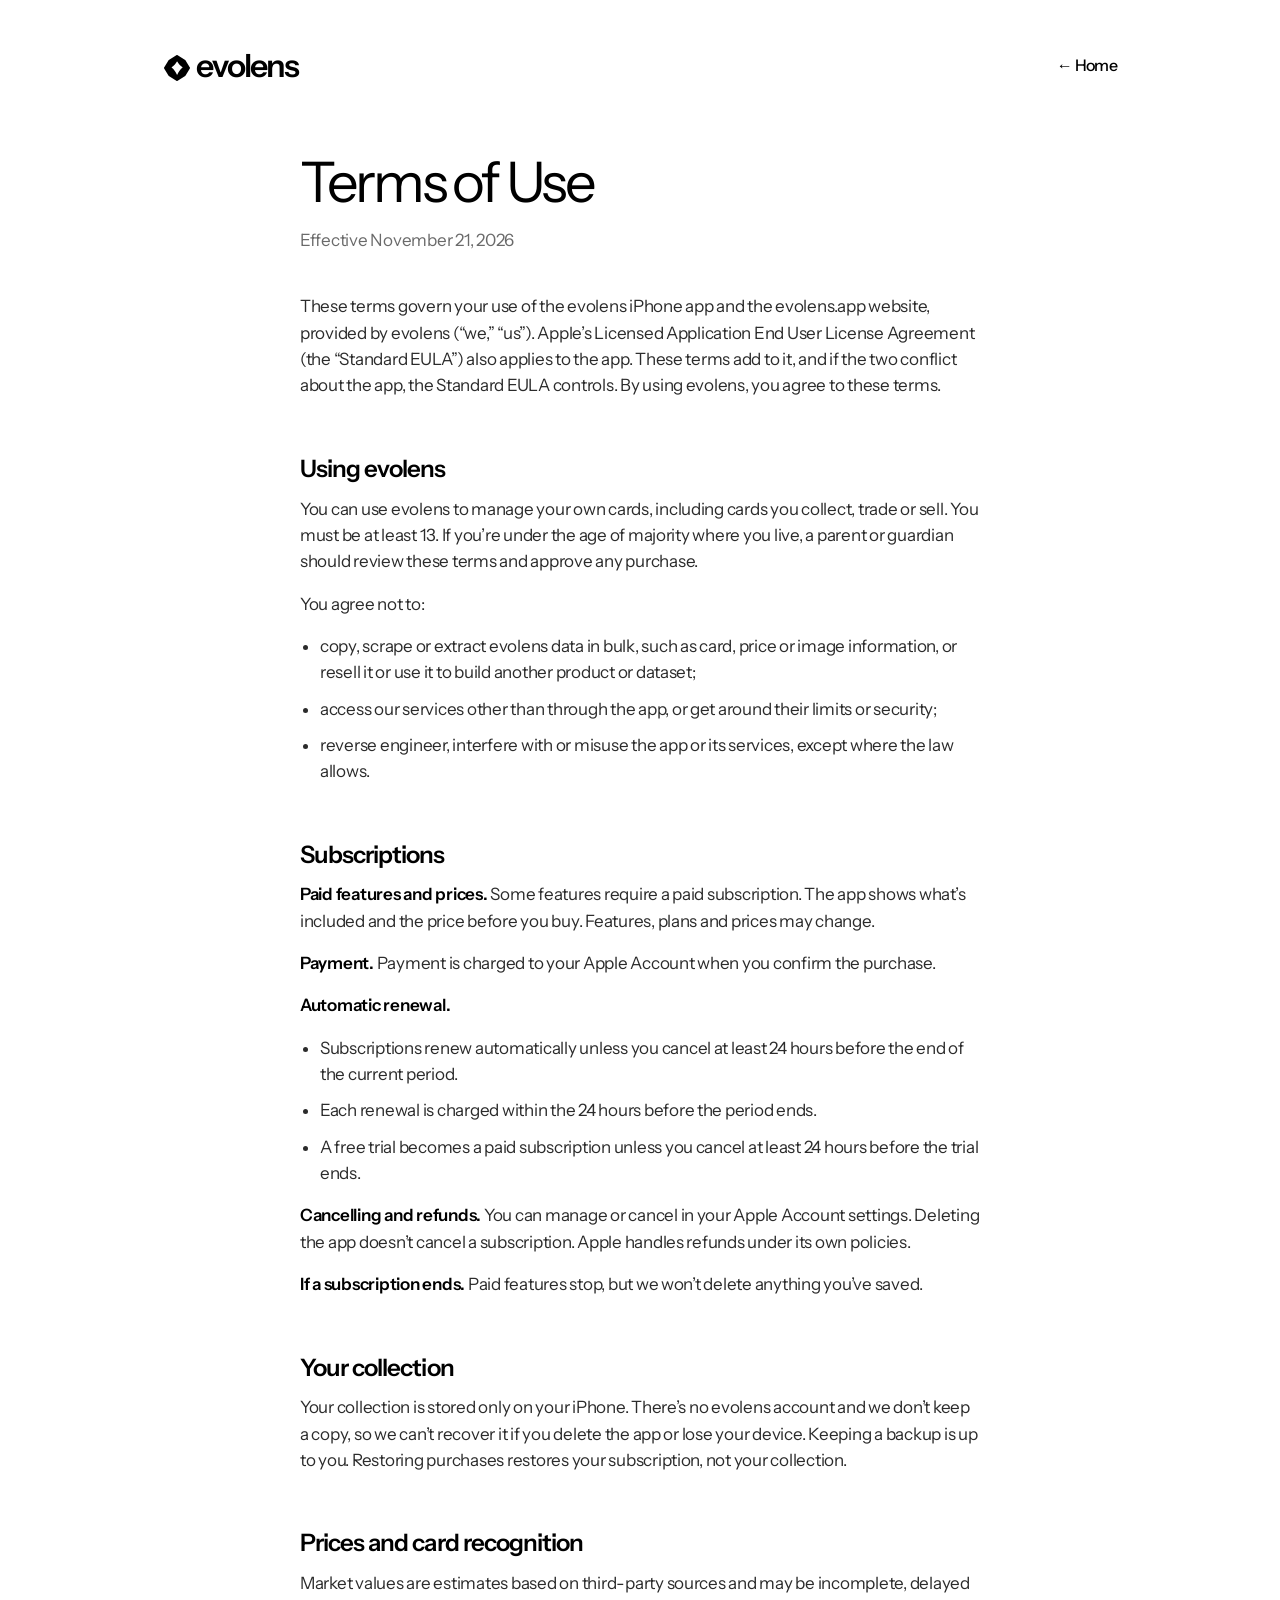
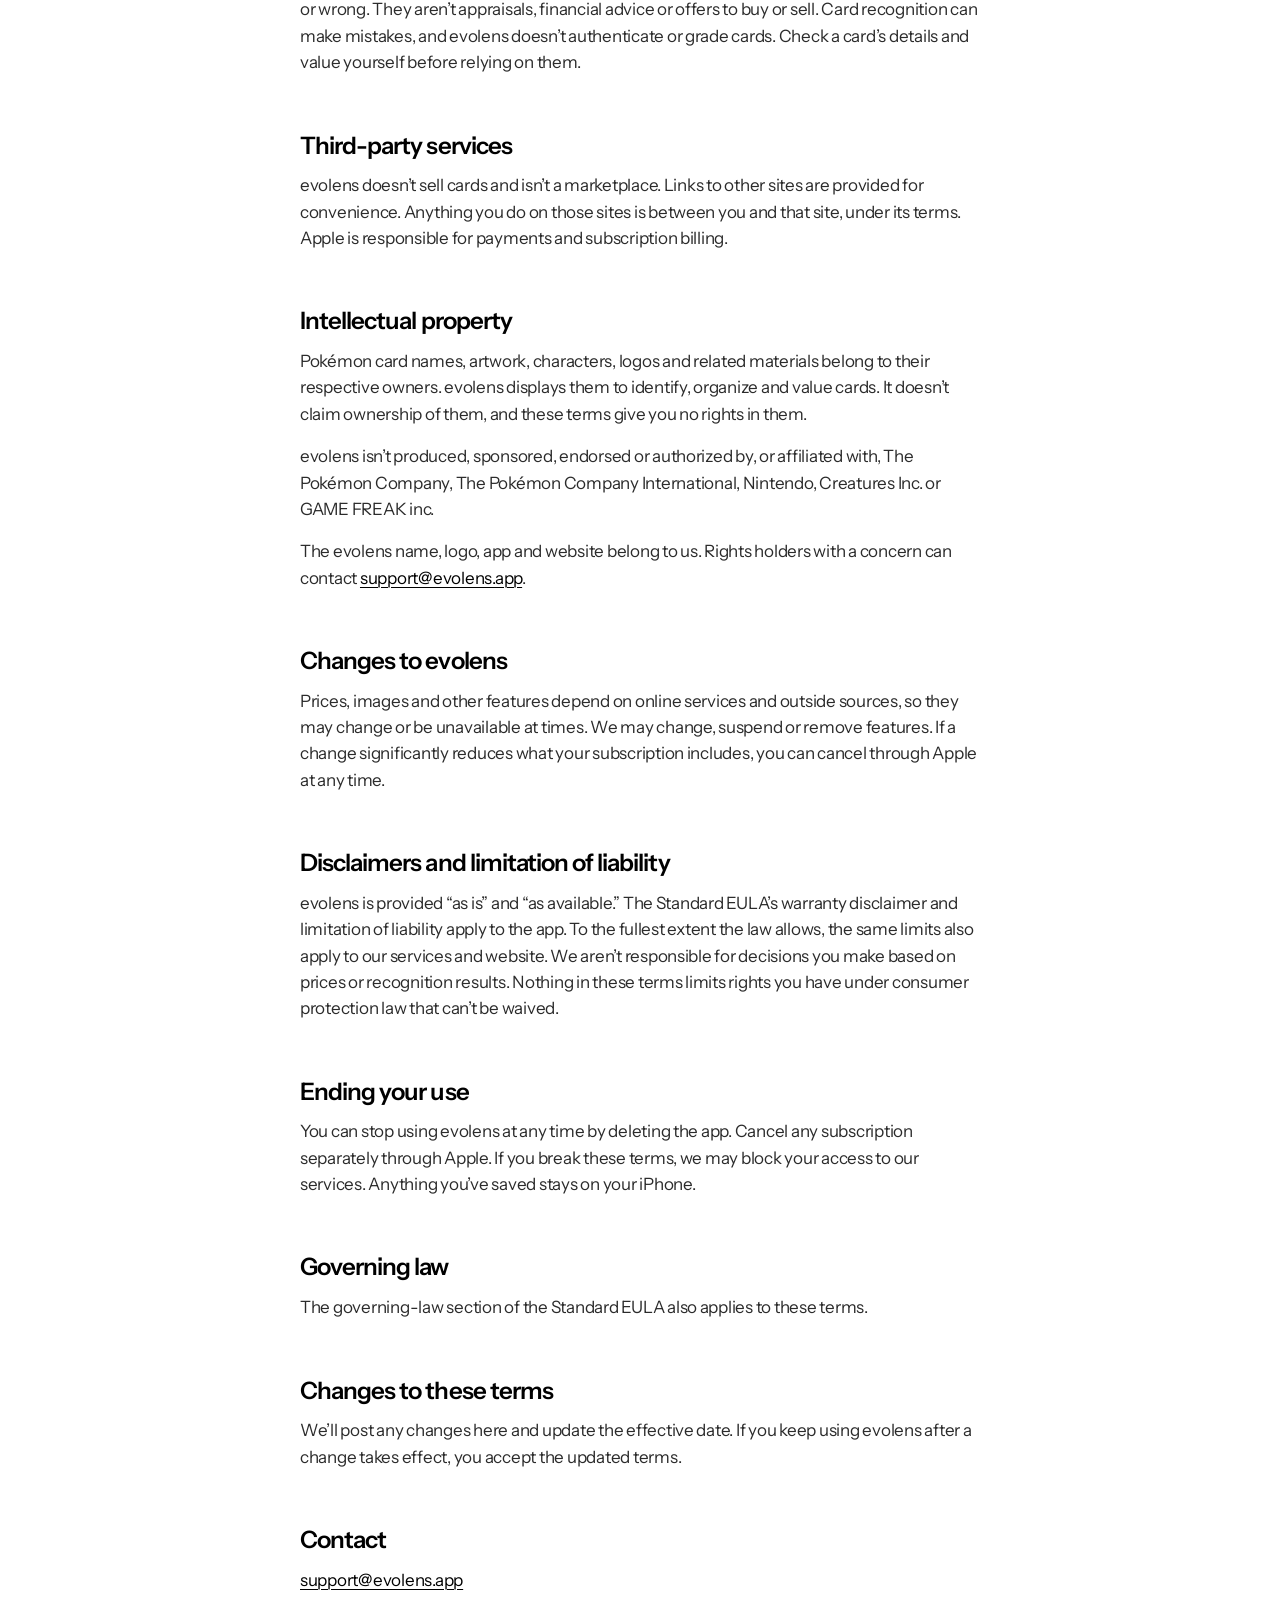
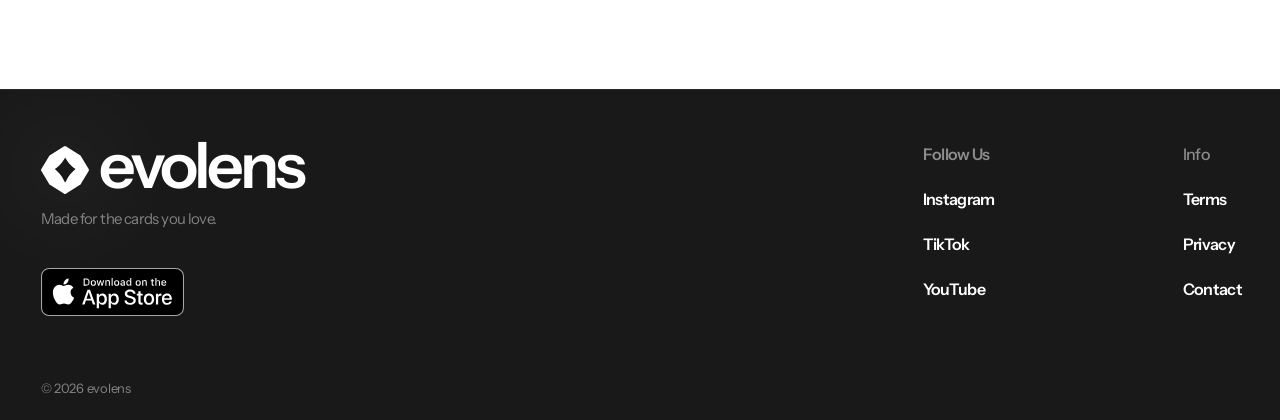
<file: terms/index.html>
<!doctype html>
<html lang="en">
<head>
<meta charset="utf-8">
<meta name="viewport" content="width=device-width, initial-scale=1, viewport-fit=cover">
<meta name="theme-color" content="#ffffff">
<title>Terms of Use · evolens</title>
<meta name="description" content="The terms that apply to the evolens iPhone app and evolens Pro.">
<link rel="canonical" href="https://evolens.app/terms/">
<link rel="icon" href="/assets/favicon.svg" type="image/svg+xml">
<link rel="preload" href="/assets/instrument-sans.woff2" as="font" type="font/woff2" crossorigin>
<link rel="stylesheet" href="/assets/base.css">
<script defer src="https://cloud.umami.is/script.js" data-website-id="ea72774c-73b4-46a5-b9c8-33fcbb3296d9" data-domains="evolens.app" data-do-not-track="true"></script>
<link rel="stylesheet" href="/assets/site.css">
</head>
<body>
<header class="nav"><a class="brand" href="/"><img class="brand__mark" src="/assets/home/mark-black.svg" width="26" height="26" alt=""><span class="brand__word" translate="no">evolens</span></a><a class="nav__home" href="/">← Home</a></header>
<main class="doc">
<h1>Terms of Use</h1>
<p class="date">Effective November 21, 2026</p>
<p>These terms govern your use of the evolens iPhone app and the evolens.app website, provided by evolens (“we,” “us”). Apple’s Licensed Application End User License Agreement (the “Standard EULA”) also applies to the app. These terms add to it, and if the two conflict about the app, the Standard EULA controls. By using evolens, you agree to these terms.</p>
<h2>Using evolens</h2>
<p>You can use evolens to manage your own cards, including cards you collect, trade or sell. You must be at least 13. If you’re under the age of majority where you live, a parent or guardian should review these terms and approve any purchase.</p>
<p>You agree not to:</p>
<ul>
  <li>copy, scrape or extract evolens data in bulk, such as card, price or image information, or resell it or use it to build another product or dataset;</li>
  <li>access our services other than through the app, or get around their limits or security;</li>
  <li>reverse engineer, interfere with or misuse the app or its services, except where the law allows.</li>
</ul>
<h2>Subscriptions</h2>
<p><strong>Paid features and prices.</strong> Some features require a paid subscription. The app shows what’s included and the price before you buy. Features, plans and prices may change.</p>
<p><strong>Payment.</strong> Payment is charged to your Apple Account when you confirm the purchase.</p>
<p><strong>Automatic renewal.</strong></p>
<ul>
  <li>Subscriptions renew automatically unless you cancel at least 24 hours before the end of the current period.</li>
  <li>Each renewal is charged within the 24 hours before the period ends.</li>
  <li>A free trial becomes a paid subscription unless you cancel at least 24 hours before the trial ends.</li>
</ul>
<p><strong>Cancelling and refunds.</strong> You can manage or cancel in your Apple Account settings. Deleting the app doesn’t cancel a subscription. Apple handles refunds under its own policies.</p>
<p><strong>If a subscription ends.</strong> Paid features stop, but we won’t delete anything you’ve saved.</p>
<h2>Your collection</h2>
<p>Your collection is stored only on your iPhone. There’s no evolens account and we don’t keep a copy, so we can’t recover it if you delete the app or lose your device. Keeping a backup is up to you. Restoring purchases restores your subscription, not your collection.</p>
<h2>Prices and card recognition</h2>
<p>Market values are estimates based on third-party sources and may be incomplete, delayed or wrong. They aren’t appraisals, financial advice or offers to buy or sell. Card recognition can make mistakes, and evolens doesn’t authenticate or grade cards. Check a card’s details and value yourself before relying on them.</p>
<h2>Third-party services</h2>
<p>evolens doesn’t sell cards and isn’t a marketplace. Links to other sites are provided for convenience. Anything you do on those sites is between you and that site, under its terms. Apple is responsible for payments and subscription billing.</p>
<h2>Intellectual property</h2>
<p>Pokémon card names, artwork, characters, logos and related materials belong to their respective owners. evolens displays them to identify, organize and value cards. It doesn’t claim ownership of them, and these terms give you no rights in them.</p>
<p>evolens isn’t produced, sponsored, endorsed or authorized by, or affiliated with, The Pokémon Company, The Pokémon Company International, Nintendo, Creatures Inc. or GAME FREAK inc.</p>
<p>The evolens name, logo, app and website belong to us. Rights holders with a concern can contact <a href="mailto:support@evolens.app">support@evolens.app</a>.</p>
<h2>Changes to evolens</h2>
<p>Prices, images and other features depend on online services and outside sources, so they may change or be unavailable at times. We may change, suspend or remove features. If a change significantly reduces what your subscription includes, you can cancel through Apple at any time.</p>
<h2>Disclaimers and limitation of liability</h2>
<p>evolens is provided “as is” and “as available.” The Standard EULA’s warranty disclaimer and limitation of liability apply to the app. To the fullest extent the law allows, the same limits also apply to our services and website. We aren’t responsible for decisions you make based on prices or recognition results. Nothing in these terms limits rights you have under consumer protection law that can’t be waived.</p>
<h2>Ending your use</h2>
<p>You can stop using evolens at any time by deleting the app. Cancel any subscription separately through Apple. If you break these terms, we may block your access to our services. Anything you’ve saved stays on your iPhone.</p>
<h2>Governing law</h2>
<p>The governing-law section of the Standard EULA also applies to these terms.</p>
<h2>Changes to these terms</h2>
<p>We’ll post any changes here and update the effective date. If you keep using evolens after a change takes effect, you accept the updated terms.</p>
<h2>Contact</h2>
<p><a href="mailto:support@evolens.app">support@evolens.app</a></p>
</main>
<footer class="foot">
  <hr class="foot__rule">
  <div class="foot__row">
    <div class="foot__lead">
      <a class="foot__brand" href="/"><img src="/assets/home/mark-white.svg" width="48" height="48" alt=""><span translate="no">evolens</span></a>
      <p class="foot__tagline">Made for the cards you love.</p>
      <a class="badge" href="https://apps.apple.com/us/app/evolens-tcg-card-scanner/id6827268329" data-placement="footer"><img src="/assets/home/app-store-badge.svg" width="144" height="48" alt="Download on the App Store"></a>
    </div>
    <div class="foot__links">
      <ul aria-label="Follow us"><li class="foot__head">Follow Us</li><li><a href="https://www.instagram.com/evolens.app/" rel="me">Instagram</a></li><li><a href="https://www.tiktok.com/@evolens_app" rel="me">TikTok</a></li><li><a href="https://www.youtube.com/channel/UC2H3x5tACIVctxPSTY6frrA" rel="me">YouTube</a></li></ul>
      <ul aria-label="Info"><li class="foot__head foot__head--info">Info</li><li><a href="/terms/">Terms</a></li><li><a href="/privacy/">Privacy</a></li><li><a href="/support/">Contact</a></li></ul>
    </div>
  </div>
  <p class="foot__legal">© 2026 evolens</p>
</footer>
<script>{ const ct = false;
for (const a of document.querySelectorAll('a.badge')) {
  if (ct) { const url = new URL(a.href); url.searchParams.set('ct', ct); a.href = url; }
  a.addEventListener('click', () => window.umami?.track('app_store_click', { placement: a.dataset.placement }));
} }</script>
<script>new IntersectionObserver(([e]) => { document.documentElement.classList.toggle('at-foot', e.isIntersecting); document.querySelector('meta[name=theme-color]').content = e.isIntersecting ? '#191919' : '#ffffff'; }).observe(document.querySelector('.foot'))</script>
</body>
</html>
</file>
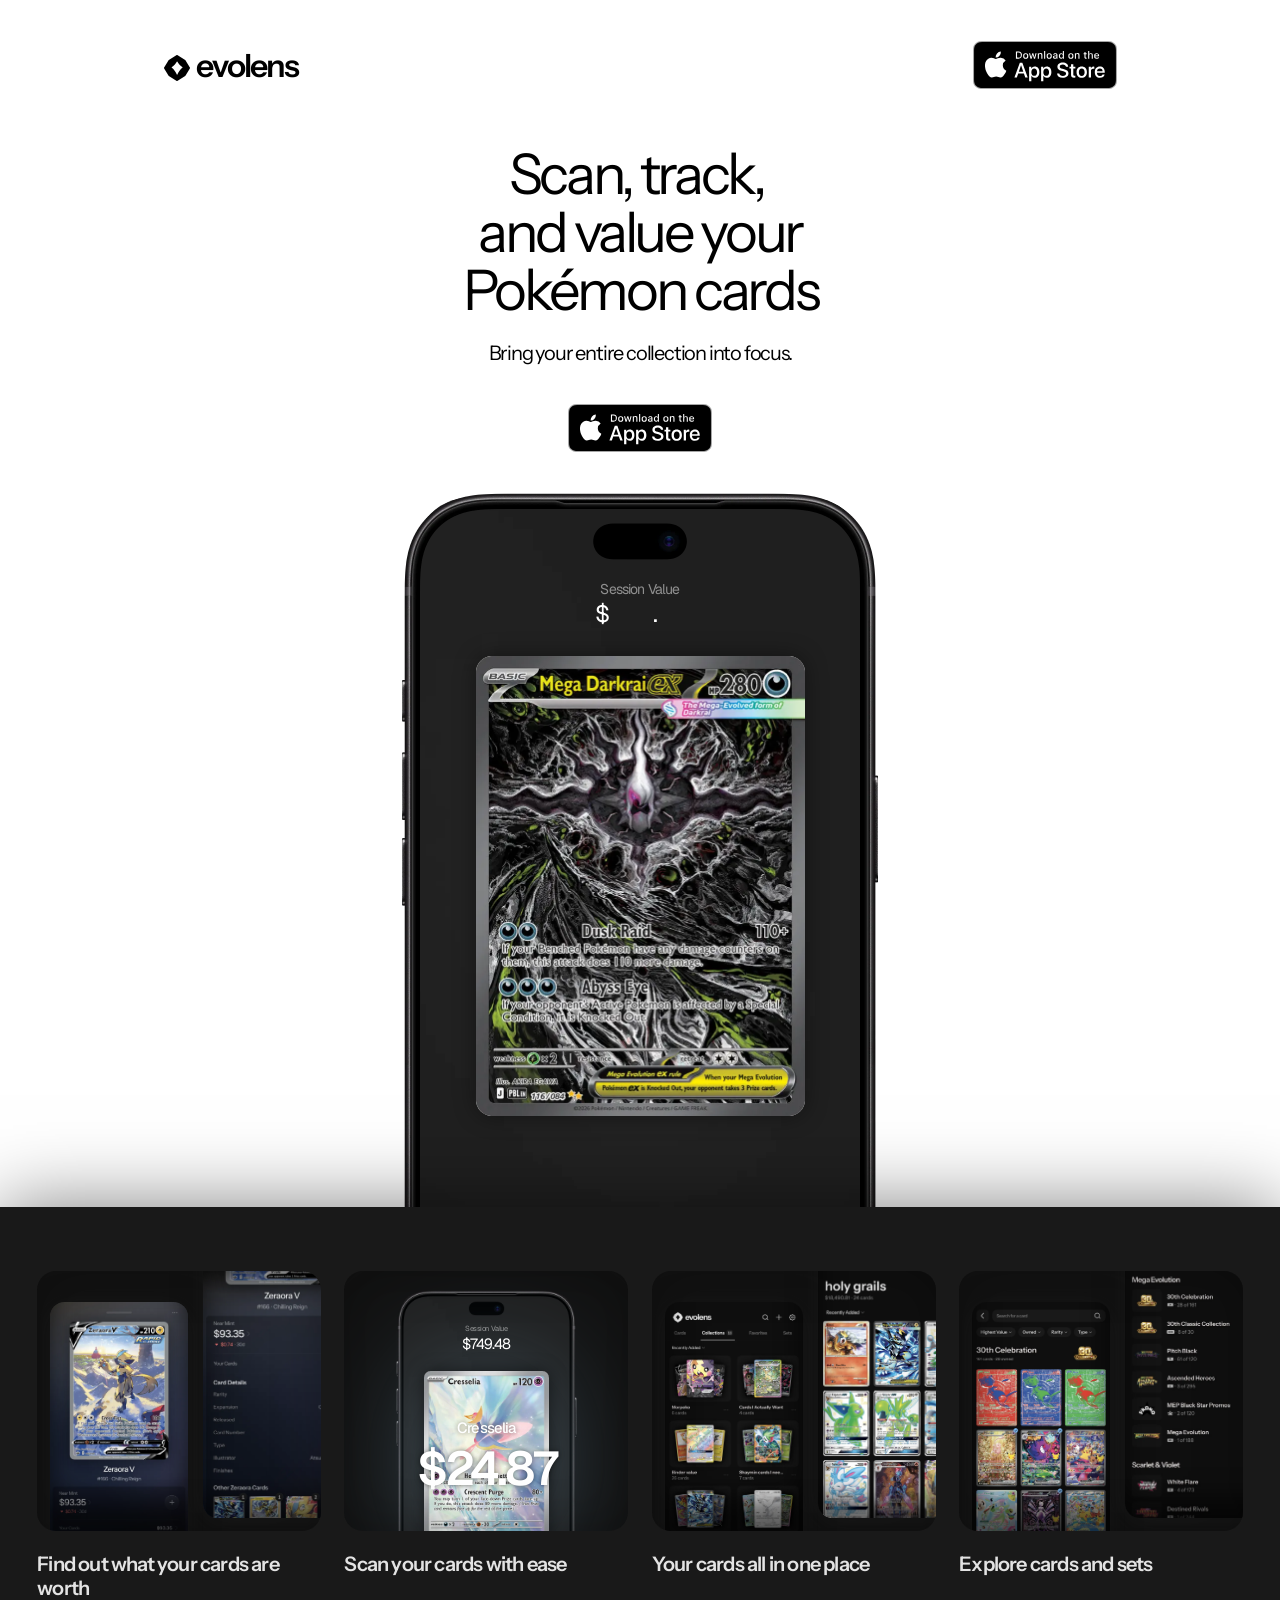
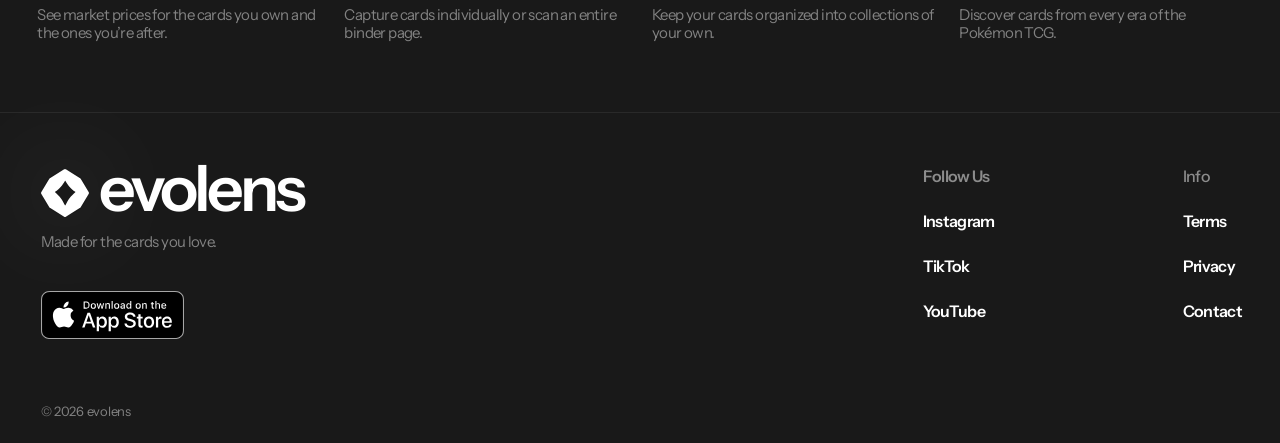
<file: tiktok/index.html>
<!doctype html>
<html lang="en">
<head>
<meta charset="utf-8">
<title>evolens</title>
<meta name="robots" content="noindex">
<link rel="canonical" href="https://evolens.app/">
<meta http-equiv="refresh" content="0; url=/?utm_source=tiktok&amp;utm_medium=social&amp;utm_campaign=bio">
<script>location.replace('/?utm_source=tiktok&utm_medium=social&utm_campaign=bio')</script>
</head>
<body><a href="/?utm_source=tiktok&amp;utm_medium=social&amp;utm_campaign=bio">evolens</a></body>
</html>
</file>
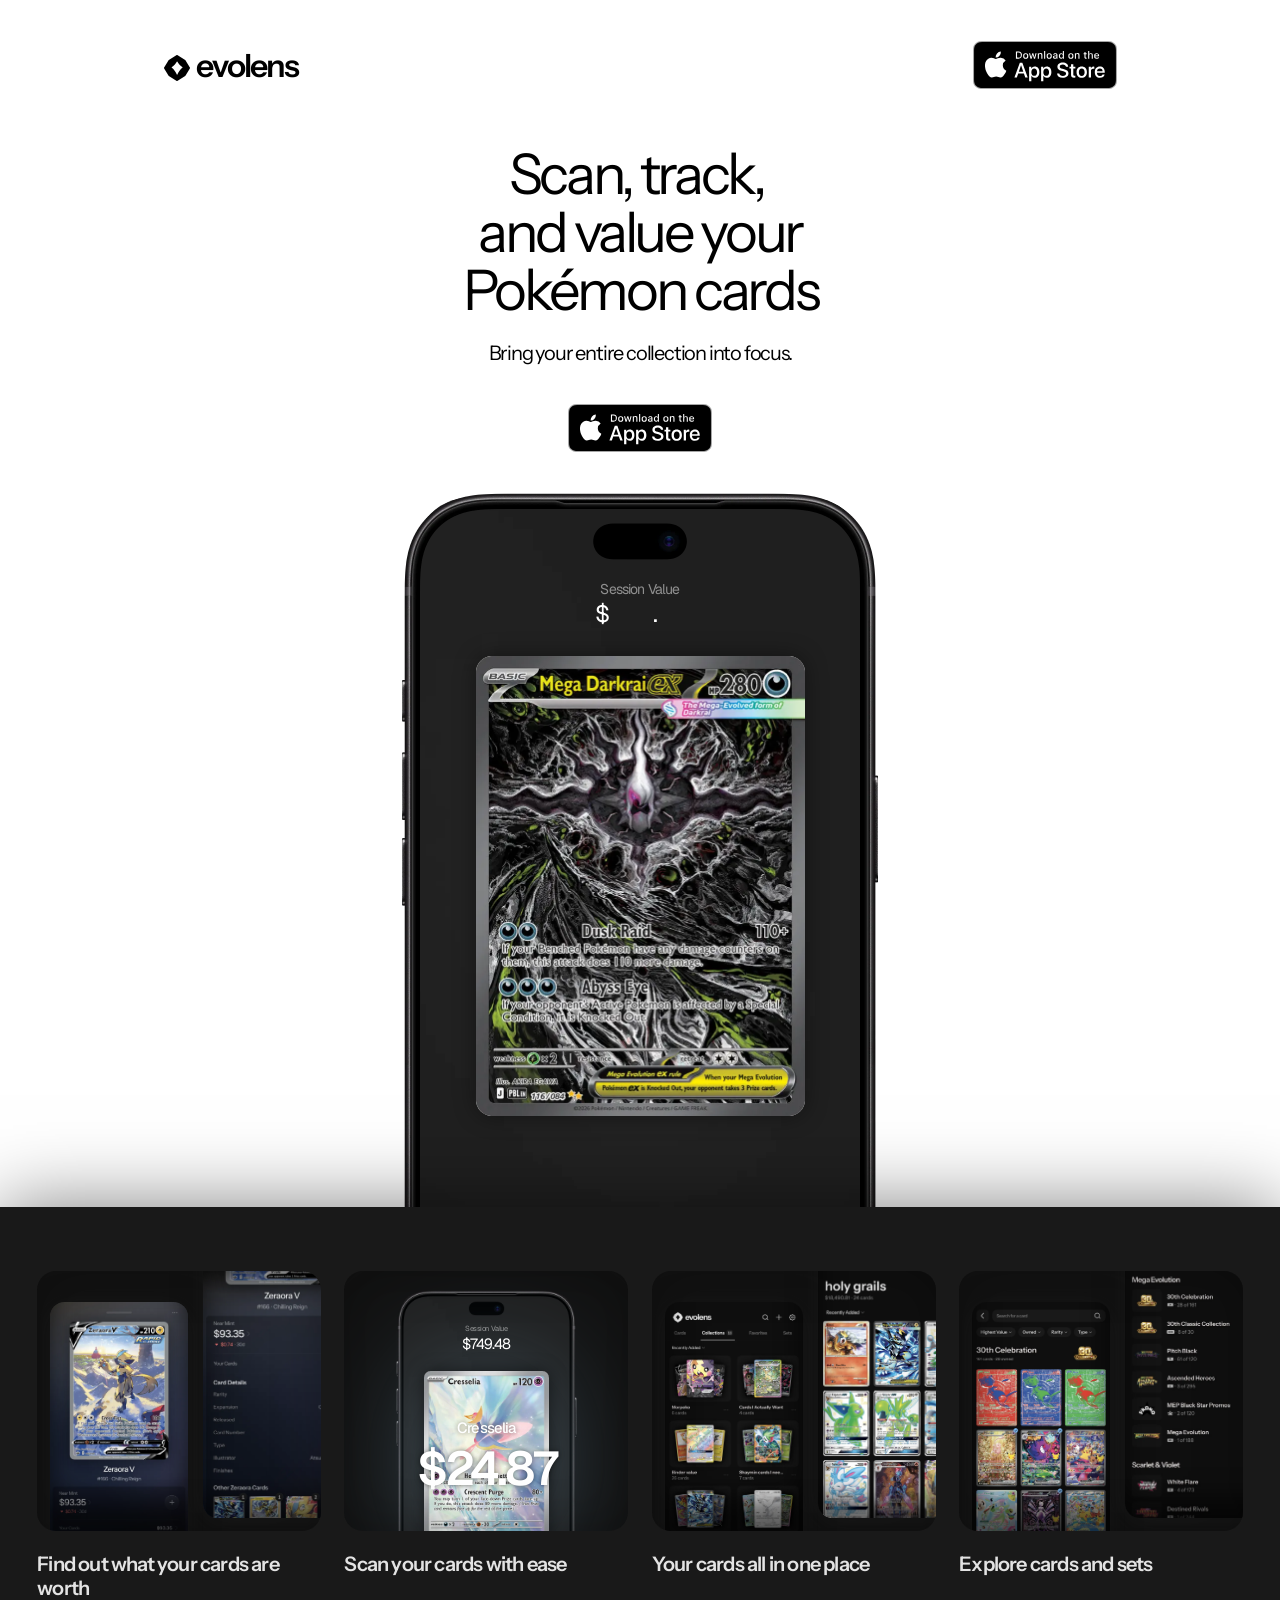
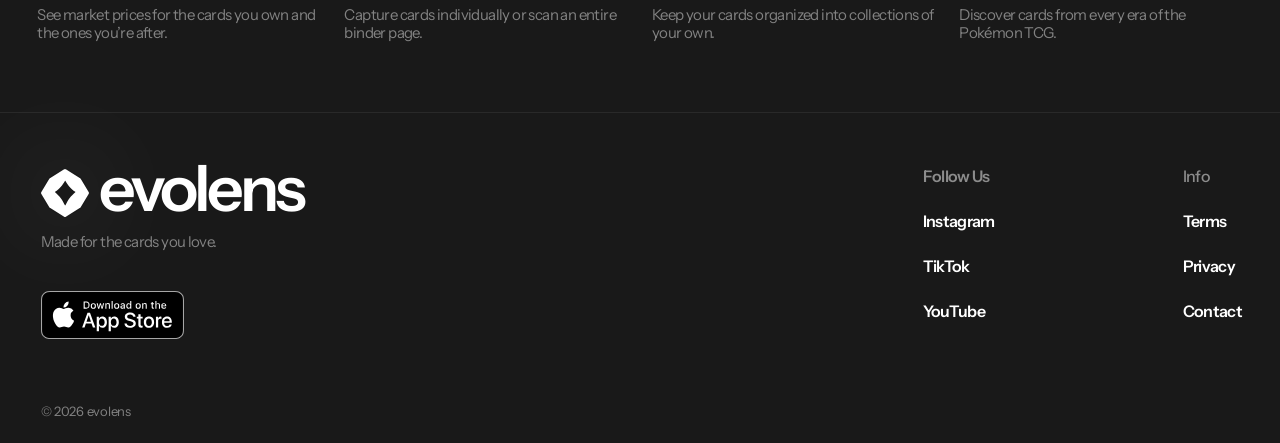
<file: youtube/index.html>
<!doctype html>
<html lang="en">
<head>
<meta charset="utf-8">
<title>evolens</title>
<meta name="robots" content="noindex">
<link rel="canonical" href="https://evolens.app/">
<meta http-equiv="refresh" content="0; url=/?utm_source=youtube&amp;utm_medium=social&amp;utm_campaign=bio">
<script>location.replace('/?utm_source=youtube&utm_medium=social&utm_campaign=bio')</script>
</head>
<body><a href="/?utm_source=youtube&amp;utm_medium=social&amp;utm_campaign=bio">evolens</a></body>
</html>
</file>
<file: assets/base.css>
/* evolens.app: what every page shares (Figma 2647:6349): type, nav, App Store badge, dark footer. */
@font-face {
  font-family: 'Instrument Sans';
  src: url('/assets/instrument-sans.woff2') format('woff2');
  font-weight: 400 700;
  font-display: swap;
}

@font-face {
  font-family: 'Geist';
  src: url('/assets/geist.woff2') format('woff2');
  font-weight: 100 900;
  font-display: swap;
}

:root {
  --ink: #000;
  --paper: #fff;
  --night: #191919;
  --well: #131313;
  --text-hi: #e3e3e3;
  /* Figma's #6a6a6a on #191919 is 3.2:1; this is the nearest gray that reaches 4.5:1. */
  --text-lo: #828282;
  --gutter: max(20px, env(safe-area-inset-left), env(safe-area-inset-right));
  --font: 'Instrument Sans', -apple-system, BlinkMacSystemFont, 'Helvetica Neue', Arial, sans-serif;
}

* { box-sizing: border-box; }

html { -webkit-text-size-adjust: 100%; background: var(--paper); }

/* Past the end of the page shows the footer's color, not white. WebKit takes that area's color from the body's background
   color over the root's, so the body paints its white as an image; the fixed layer covers browsers that show neither. */
html.at-foot { background: var(--night); }

html.at-foot body::after {
  content: '';
  position: fixed;
  inset: 0;
  z-index: -1;
  background: var(--night);
}

body {
  margin: 0;
  background-image: linear-gradient(var(--paper), var(--paper));
  color: var(--ink);
  font-family: var(--font);
  -webkit-font-smoothing: antialiased;
  -moz-osx-font-smoothing: grayscale;
  overflow-x: clip;
}

:focus-visible { outline: 2px solid currentColor; outline-offset: 3px; border-radius: 4px; }

/* Nav */
.nav {
  display: flex;
  align-items: center;
  justify-content: space-between;
  width: min(953px, 100% - 2 * var(--gutter));
  height: 48px;
  margin: 41px auto 0;
  position: relative;
  left: .5px;
}

.brand {
  position: relative;
  display: block;
  width: 137px;
  height: 39px;
  color: var(--ink);
  font-weight: 600;
  font-size: 32px;
  line-height: 39px;
  letter-spacing: -.06em;
  text-decoration: none;
  white-space: nowrap;
}

.brand__word { position: absolute; left: 32px; top: 0; }

.brand__mark { position: absolute; left: 0; top: 9px; width: 26px; height: 26px; }

.nav__home {
  color: var(--ink);
  font-weight: 500;
  font-size: 16px;
  letter-spacing: -.04em;
  text-decoration: none;
}

@media (hover: hover) and (pointer: fine) {
  .nav__home:hover { text-decoration: underline; text-underline-offset: 3px; }
}

/* App Store badge: Apple's artwork, unmodified. */
.badge { position: relative; display: inline-block; vertical-align: top; }

.badge img { display: block; width: auto; height: 48px; }

/* Footer */
.foot {
  position: relative;
  z-index: 1;
  background: var(--night);
  color: #fff;
}

.foot__rule { height: 1px; margin: 0; border: 0; background: rgb(255 255 255 / .07); }

.foot__row {
  position: relative;
  display: flex;
  align-items: center;
  justify-content: space-between;
  width: min(1199px, 100% - 2 * var(--gutter));
  margin: 36px auto 0;
}

.foot__lead { width: min(302px, 100%); }

.foot__brand {
  position: relative;
  display: block;
  width: 267px;
  height: 78px;
  color: #fff;
  font-weight: 600;
  font-size: 64px;
  line-height: 78px;
  letter-spacing: -.06em;
  text-decoration: none;
  white-space: nowrap;
}

.foot__brand span { position: absolute; left: 58px; top: 0; }

.foot__brand img { position: absolute; left: 0; top: 20px; width: 48px; height: 48px; }

/* Figma's glow, kept out of the SVG and off the image: Safari draws a filtered mark at 1x, or not at all. */
.foot__brand::before {
  content: '';
  position: absolute;
  left: 2px;
  top: 22px;
  width: 44px;
  height: 44px;
  border-radius: 50%;
  box-shadow: 0 0 120px rgb(255 255 255 / .33);
}

.foot__tagline {
  margin: 6px 0 22px;
  height: 36px;
  color: var(--text-lo);
  font-size: 15px;
  line-height: 18px;
  letter-spacing: -.04em;
}

.foot__links {
  display: flex;
  justify-content: space-between;
  width: 317px;
  font-size: 16px;
  line-height: 20px;
  letter-spacing: -.04em;
  font-weight: 600;
}

.foot__links ul { display: flex; flex-direction: column; gap: 25px; margin: 0; padding: 0; list-style: none; }

.foot__links ul:last-child { width: 57px; }

.foot__links a { color: inherit; text-decoration: none; }

.foot__head { color: rgb(255 255 255 / .5); }

.foot__head--info { font-weight: 500; }

@media (hover: hover) and (pointer: fine) {
  .foot__links a { transition: opacity 150ms ease; }
  .foot__links a:hover { opacity: .6; }
}

.foot__legal {
  width: min(1199px, 100% - 2 * var(--gutter));
  margin: 0 auto;
  padding: 64px 0 max(24px, env(safe-area-inset-bottom));
  position: relative;
  color: var(--text-lo);
  font-size: 13px;
  line-height: 16px;
  letter-spacing: -.02em;
}

/* Figma sets the footer 7.5 points right of center. */
@media (min-width: 1360px) {
  .foot__row, .foot__legal { left: 7.5px; }
}

@media (max-width: 760px) {
  .foot__row { flex-direction: column; align-items: flex-start; gap: 72px; margin-top: 40px; }
  .foot__links { width: min(317px, 100%); }
  .foot__legal { padding-top: 56px; }
}

@media (max-width: 560px) {
  .nav { margin-top: 24px; left: 0; justify-content: center; }
  .nav > .badge { display: none; }
  .nav:has(.nav__home) { justify-content: space-between; }
}

@media (max-width: 340px) {
  .foot__brand { width: 100%; font-size: 56px; }
  .foot__brand span { left: 52px; }
}
</file>
<file: assets/home.css>
/* evolens.app home: Figma 2647:6349. Phone and tile art are measured in --u, one Figma point at the current scale. */

/* Hero */
.hero {
  --phone-w: min(490px, 86vw);
  --u: calc(var(--phone-w) / 490);
  position: relative;
  overflow: clip;
  text-align: center;
}

.hero__title {
  margin: 56px auto 0;
  font-weight: 400;
  font-size: min(56px, 14vw);
  line-height: 1.0357;
  letter-spacing: -.06em;
}

.hero__sub {
  margin: 22px auto 0;
  padding: 0 var(--gutter);
  font-size: clamp(18px, 5.2vw, 20px);
  line-height: 24px;
  letter-spacing: -.06em;
}

.hero__badge { margin-top: 39px; height: 48px; }

/* Demo phone. The hero clips it where the dark section begins, 720 points below its top. */
.demo {
  position: relative;
  width: var(--phone-w);
  height: calc(var(--u) * 720);
  margin: 35px auto 0;
  cursor: default;
  touch-action: manipulation;
  user-select: none;
  -webkit-user-select: none;
  -webkit-tap-highlight-color: transparent;
}

.demo p { margin: 0; }

.demo__screen,
.demo__view {
  position: absolute;
  left: calc(var(--u) * 21);
  top: calc(var(--u) * 11);
  width: calc(var(--u) * 447);
  height: calc(var(--u) * 709);
  border-radius: calc(var(--u) * 52) calc(var(--u) * 52) 0 0;
  overflow: hidden;
}

.demo__screen,
.mini__screen { background: url('/assets/home/screen.webp') center / 100% 100%; }

/* A card's screen color, from its art. Cards without one use the neutral screen beneath. */
.demo__tint {
  position: absolute;
  inset: 0;
  opacity: 0;
}

.demo__frame {
  position: absolute;
  left: 0;
  top: 0;
  display: block;
  width: 100%;
  height: auto;
  pointer-events: none;
}

/* The stack is scaled as one by a recognition's knock, around the card's center. */
.demo__stack {
  position: absolute;
  inset: 0;
  transform-origin: calc(var(--u) * 224.5) calc(var(--u) * 388);
}

/* Cards are 329 × 460 at (81, 169) on the phone. They travel inside the screen, clipped to it. */
.demo__card,
.demo__rig {
  position: absolute;
  left: calc(var(--u) * 60);
  top: calc(var(--u) * 158);
  width: calc(var(--u) * 329);
  height: calc(var(--u) * 460);
  border-radius: calc(var(--u) * 16);
}

.demo__card { box-shadow: 0 0 calc(var(--u) * 22.2) rgb(0 0 0 / .4); }

.demo__card--later { opacity: 0; }

.demo__card img {
  display: block;
  width: 100%;
  height: 100%;
  border-radius: inherit;
}

/* A soft light that reads down the card. */
.demo__glass {
  position: absolute;
  inset: 0;
  border-radius: inherit;
  overflow: hidden;
}

.demo__beam {
  position: absolute;
  left: 0;
  right: 0;
  top: 0;
  height: 42%;
  background: linear-gradient(transparent, rgb(255 255 255 / .24), transparent);
  opacity: 0;
}

/* The soft light around the screen's edge on a recognition, in the card's color. It sits under the phone's frame, and runs
   on past the cut-off so it never draws a bottom edge the phone doesn't have there. */
.demo__edge {
  position: absolute;
  inset: 0 0 calc(var(--u) * -120) 0;
  border-radius: inherit;
  box-shadow: inset 0 0 calc(var(--u) * 30) var(--light);
  opacity: 0;
}

.demo__overlay {
  position: absolute;
  inset: 0;
  font-family: 'Geist', var(--font);
  color: #fff;
  pointer-events: none;
}

.demo__label {
  position: absolute;
  left: 0;
  right: 0;
  top: calc(var(--u) * 93);
  font-size: max(11px, var(--u) * 14);
  line-height: 1.3;
  letter-spacing: -.06em;
  color: rgb(255 255 255 / .5);
}

.demo__total {
  position: absolute;
  left: calc(var(--u) * .5);
  right: 0;
  top: calc(var(--u) * 111);
  font-size: max(17px, var(--u) * 24);
  line-height: 1.3;
  letter-spacing: -.06em;
  font-variant-numeric: tabular-nums;
}

.demo__total-reduced { display: none; }

.demo.is-live .demo__total-start { display: none; }

.demo__row {
  display: inline-flex;
  justify-content: center;
  height: 1.3em;
}

.demo__cell {
  position: relative;
  width: calc(1ch - .06em);
}

.demo__cell > span {
  position: absolute;
  left: -.5em;
  right: -.5em;
  top: 0;
  text-align: center;
  letter-spacing: 0;
  opacity: 0;
}

.demo__result {
  position: absolute;
  left: 0;
  right: 0;
  top: calc(var(--u) * 355);
  line-height: 1.3;
  text-shadow: 0 calc(var(--u) * 2) calc(var(--u) * 4) rgb(0 0 0 / .51);
  white-space: nowrap;
}

.demo__name,
.demo__price { opacity: 0; letter-spacing: -.06em; }

.demo__name {
  font-weight: 500;
  font-size: calc(var(--u) * 20);
  color: rgb(255 255 255 / .8);
}

.demo__price {
  position: relative;
  font-weight: 600;
  font-size: calc(var(--u) * 64);
}

/* Appears on keyboard focus, and whenever the demo is paused (clicking the phone pauses it too). */
.demo-toggle {
  position: absolute;
  left: 50%;
  bottom: 24px;
  translate: -50% 0;
  padding: 8px 14px;
  border: 0;
  border-radius: 999px;
  background: #fff;
  color: #000;
  font: 500 14px/1 var(--font);
  letter-spacing: -.02em;
  opacity: 0;
  pointer-events: none;
  transition: opacity 150ms ease;
}

.demo-toggle:focus-visible,
.demo-toggle.is-shown { opacity: 1; pointer-events: auto; }

/* Reduced motion, with or without the script: one finished recognition, held. */
@media (prefers-reduced-motion: reduce) {
  .demo__card:first-child { opacity: .5; }
  .demo__result:first-of-type p { opacity: 1; }
  .demo__total-start { display: none; }
  .demo__total-reduced { display: inline; }
  .demo-toggle { display: none; }
}

/* Features */
.features {
  position: relative;
  z-index: 1;
  background: var(--night);
  box-shadow: 0 0 75px rgb(0 0 0 / .5);
  padding: 64px clamp(20px, 2.9vw, 50px) 70px;
}

.features__grid {
  display: grid;
  grid-template-columns: repeat(4, minmax(0, 383px));
  gap: 48px clamp(20px, 1.85vw, 32px);
  justify-content: center;
}

.feature h2 {
  margin: 21px 0 0;
  max-width: 302px;
  color: var(--text-hi);
  font-weight: 600;
  font-size: 20px;
  line-height: 24px;
  letter-spacing: -.04em;
}

.feature > p {
  margin: 6px 0 0;
  max-width: 302px;
  min-height: 36px;
  color: var(--text-lo);
  font-size: 15px;
  line-height: 18px;
  letter-spacing: -.04em;
}

.art {
  --u: calc(100cqw / 383);
  position: relative;
  container-type: inline-size;
  aspect-ratio: 383 / 351;
  border-radius: 19px;
  overflow: hidden;
  background: var(--well);
  pointer-events: none;
}

.art::after {
  content: '';
  position: absolute;
  inset: 0;
  border-radius: inherit;
  box-shadow: inset 0 0 50px rgb(0 0 0 / .25);
}

.art__back,
.art__front {
  position: absolute;
  border-radius: calc(var(--u) * 20);
  overflow: hidden;
  box-shadow: 0 4px 27.8px rgb(255 255 255 / .05), 0 4px 32.8px rgb(0 0 0 / .3);
}

.art__back::after,
.art__front::after {
  content: '';
  position: absolute;
  inset: 0;
  border-radius: inherit;
}

.art__back {
  left: calc(var(--u) * 18);
  top: calc(var(--u) * 42);
  width: calc(var(--u) * 186);
  height: calc(var(--u) * 365);
}

.art__back img { display: block; width: 100%; height: 100%; object-fit: cover; }

.art__back::after { box-shadow: inset 0 calc(var(--u) * -100) calc(var(--u) * 34.5) rgb(0 0 0 / .59); }

.art__front {
  left: calc(var(--u) * 224);
  top: calc(var(--u) * -63);
  width: calc(var(--u) * 214);
  height: calc(var(--u) * 396);
}

.art__front img {
  position: absolute;
  display: block;
  width: 100%;
  height: 117.42%;
  max-width: none;
}

.art__front::after { box-shadow: inset 0 calc(var(--u) * -27) calc(var(--u) * 34.5) rgb(0 0 0 / .59); }

/* Scan tile: the phone again, smaller, in Figma's finished state. */
.mini {
  position: absolute;
  left: calc(var(--u) * 67);
  top: calc(var(--u) * 23);
  width: calc(var(--u) * 250);
  height: calc(var(--u) * 510);
  font-family: 'Geist', var(--font);
  color: #fff;
  text-align: center;
}

.mini p { margin: 0; }

.mini__screen {
  position: absolute;
  left: calc(var(--u) * 10);
  top: calc(var(--u) * 7);
  width: calc(var(--u) * 231);
  height: calc(var(--u) * 496);
  border-radius: calc(var(--u) * 25);
}

.mini__frame { position: absolute; left: 0; top: 0; width: 100%; height: 100%; }

.mini__card {
  position: absolute;
  left: calc(var(--u) * 41);
  top: calc(var(--u) * 112);
  width: calc(var(--u) * 169);
  height: calc(var(--u) * 236);
  border-radius: calc(var(--u) * 9);
  box-shadow: 0 0 calc(var(--u) * 22.2) rgb(0 0 0 / .53), 0 0 calc(var(--u) * 162.3) rgb(141 192 223 / .36);
}

.mini__label,
.mini__total,
.mini__result {
  position: absolute;
  left: 0;
  right: 0;
  line-height: 1.3;
  letter-spacing: -.06em;
  white-space: nowrap;
}

.mini__label { top: calc(var(--u) * 49); font-size: calc(var(--u) * 10); color: rgb(255 255 255 / .5); }

.mini__total { top: calc(var(--u) * 62); font-size: calc(var(--u) * 20); }

.mini__result { top: calc(var(--u) * 176); }

.mini__result p { letter-spacing: -.06em; }

.mini__result p:first-child {
  font-weight: 500;
  font-size: calc(var(--u) * 20);
  text-shadow: 0 0 calc(var(--u) * 6.5) rgb(0 0 0 / .54);
}

.mini__result p:last-child {
  font-weight: 600;
  font-size: calc(var(--u) * 64);
  text-shadow: 0 0 calc(var(--u) * 7.7) rgb(0 0 0 / .5);
}

/* Four across: a title that wraps keeps its row's descriptions level. */
@media (min-width: 1280px) {
  .features__grid { row-gap: 0; }
  .feature { display: grid; grid-row: span 3; grid-template-rows: subgrid; row-gap: 0; }
}

@media (max-width: 1279px) {
  .features__grid { grid-template-columns: repeat(2, minmax(0, 440px)); }
}

@media (max-width: 639px) {
  .features__grid { grid-template-columns: minmax(0, 480px); }
  .feature > p { min-height: 0; }
}

@media (max-width: 560px) {
  .hero__title { margin-top: 40px; }
}
</file>
<file: assets/site.css>
/* evolens.app: the legal and support pages, in the home page's language. Shared parts are in base.css. */
.doc {
  width: min(680px, 100% - 2 * var(--gutter));
  margin: 64px auto 96px;
  color: #2b2b2b;
  font-size: 17px;
  line-height: 1.55;
  letter-spacing: -.015em;
}

.doc h1 {
  margin: 0;
  color: var(--ink);
  font-weight: 400;
  font-size: clamp(40px, 11vw, 56px);
  line-height: 1.0357;
  letter-spacing: -.06em;
}

.doc .date { margin: 16px 0 40px; color: #6a6a6a; }

.doc .lead { margin: 22px 0 0; font-size: 20px; line-height: 1.4; letter-spacing: -.03em; color: var(--ink); }

.doc h2 {
  margin: 56px 0 12px;
  color: var(--ink);
  font-weight: 600;
  font-size: 24px;
  line-height: 1.2;
  letter-spacing: -.04em;
}

.doc h3 {
  margin: 32px 0 8px;
  color: var(--ink);
  font-weight: 600;
  font-size: 18px;
  line-height: 1.3;
  letter-spacing: -.03em;
}

.doc h1, .doc h2, .doc h3 { text-wrap: balance; }

.doc p { margin: 0 0 16px; }

.doc ul { margin: 0 0 16px; padding-left: 20px; }

.doc li + li { margin-top: 10px; }

.doc strong { color: var(--ink); font-weight: 600; }

.doc a {
  color: var(--ink);
  text-decoration: underline;
  text-decoration-thickness: 1px;
  text-underline-offset: 3px;
  overflow-wrap: anywhere;
}

@media (hover: hover) and (pointer: fine) {
  .doc a:hover { text-decoration-thickness: 2px; }
}

@media (max-width: 560px) {
  .doc { margin: 48px auto 72px; font-size: 16px; }
  .doc h2 { margin-top: 44px; font-size: 22px; }
}
</file>
